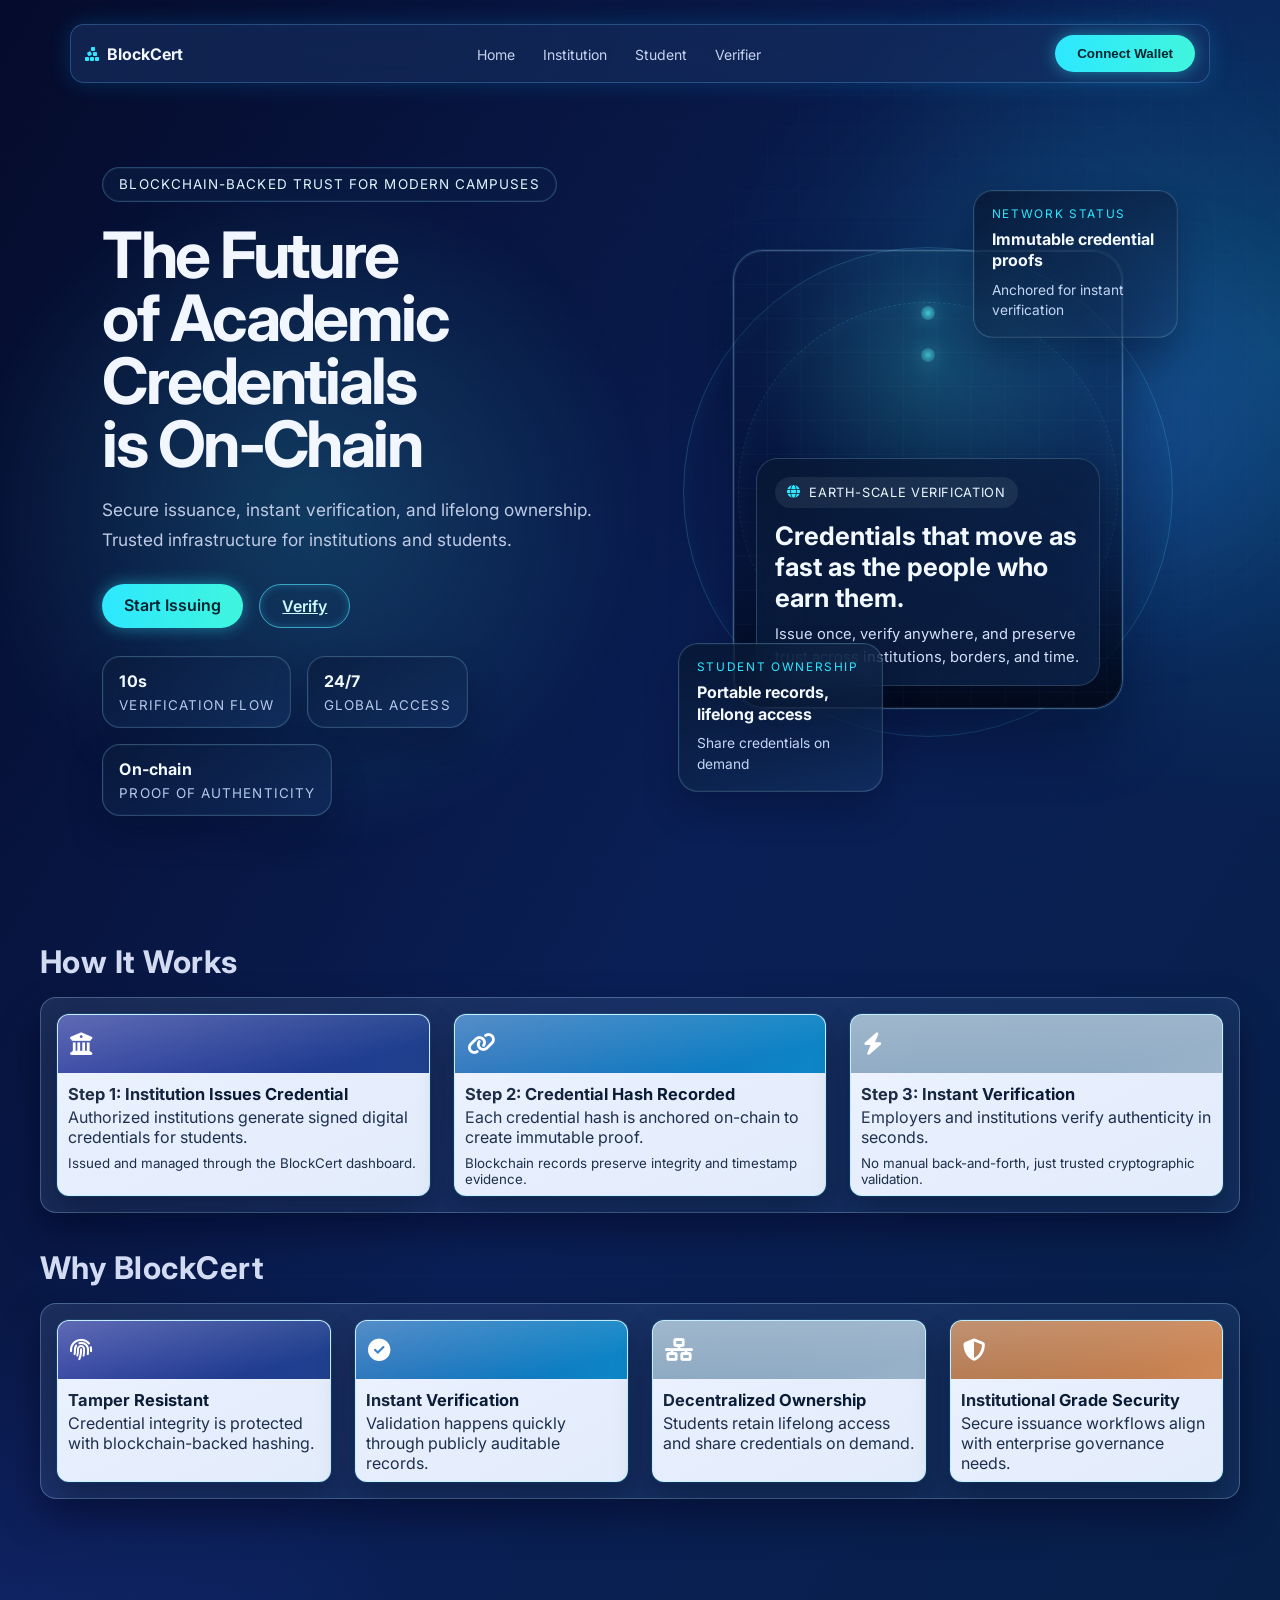
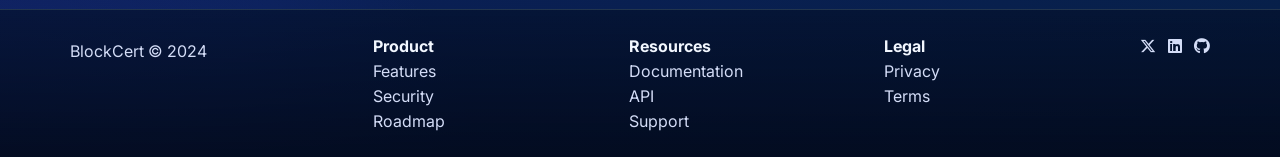
<file: index.html>
<!DOCTYPE html>
<html lang="en">
<head>
    <meta charset="UTF-8">
    <meta name="viewport" content="width=device-width, initial-scale=1.0">
    <title>BlockCert - Academic Credential Management</title>
    <link rel="preconnect" href="https://fonts.googleapis.com">
    <link rel="preconnect" href="https://fonts.gstatic.com" crossorigin>
    <link href="https://fonts.googleapis.com/css2?family=Inter:wght@300;400;500;600;700;800&display=swap" rel="stylesheet">
    <link rel="stylesheet" href="https://cdnjs.cloudflare.com/ajax/libs/font-awesome/6.5.2/css/all.min.css">
    <link rel="stylesheet" href="css/styles.css">
</head>
<body>
    <div class="bg-layer"></div>

    <nav class="navbar">
        <div class="container nav-shell">
            <a class="logo" href="index.html">
                <i class="fa-solid fa-cubes-stacked"></i>
                <span>BlockCert</span>
            </a>
            <ul class="nav-links">
                <li><a href="index.html">Home</a></li>
                <li><a href="/institution" data-route>Institution</a></li>
                <li><a href="/student/login" data-route>Student</a></li>
                <li><a href="/verifier" data-route>Verifier</a></li>
            </ul>
            <button id="connectWalletBtn" class="btn btn-solid" type="button">Connect Wallet</button>
        </div>
    </nav>

    <section id="landing-page" class="hero hero-section">
        <div class="hero-content hero-text">
            <p class="hero-kicker">Blockchain-backed trust for modern campuses</p>
            <h1>The Future of Academic Credentials is On-Chain</h1>
            <p>Secure issuance, instant verification, and lifelong ownership. Trusted infrastructure for institutions and students.</p>
            <div class="hero-actions hero-buttons">
                <a class="btn btn-solid" href="/institution" data-route>Start Issuing</a>
                <a class="btn btn-outline" href="/verifier" data-route>Verify</a>
            </div>
            <div class="hero-trust-row">
                <div class="hero-stat-pill">
                    <strong>10s</strong>
                    <span>verification flow</span>
                </div>
                <div class="hero-stat-pill">
                    <strong>24/7</strong>
                    <span>global access</span>
                </div>
                <div class="hero-stat-pill">
                    <strong>On-chain</strong>
                    <span>proof of authenticity</span>
                </div>
            </div>
        </div>
        <div class="hero-media">
            <div class="hero-orbit hero-orbit-one"></div>
            <div class="hero-orbit hero-orbit-two"></div>
            <div class="hero-video-shell">
                <video class="hero-video" autoplay muted loop playsinline preload="metadata">
                    <source src="assets/earth.mp4" type="video/mp4">
                </video>
                <div class="hero-video-tint"></div>
                <div class="hero-video-grid"></div>
                <div class="hero-video-caption">
                    <span class="hero-caption-pill">
                        <i class="fa-solid fa-globe"></i>
                        Earth-scale verification
                    </span>
                    <h3>Credentials that move as fast as the people who earn them.</h3>
                    <p>Issue once, verify anywhere, and preserve trust across institutions, borders, and time.</p>
                </div>
            </div>
            <div class="hero-floating-card hero-floating-card-top">
                <span class="hero-floating-label">Network status</span>
                <strong>Immutable credential proofs</strong>
                <small>Anchored for instant verification</small>
            </div>
            <div class="hero-floating-card hero-floating-card-bottom">
                <span class="hero-floating-label">Student ownership</span>
                <strong>Portable records, lifelong access</strong>
                <small>Share credentials on demand</small>
            </div>
        </div>
    </section>

    <section id="how-it-works" class="section-wrapper section-block refined-block">
        <h2 class="section-title">How It Works</h2>
        <div class="glass wallet-panel">
            <div class="wallet-grid card-container">
                <article class="card c1 refined-card">
                    <div class="card-cap"><i class="fa-solid fa-building-columns"></i></div>
                    <h4>Step 1: Institution Issues Credential</h4>
                    <p>Authorized institutions generate signed digital credentials for students.</p>
                    <small>Issued and managed through the BlockCert dashboard.</small>
                </article>
                <article class="card c2 refined-card">
                    <div class="card-cap"><i class="fa-solid fa-link"></i></div>
                    <h4>Step 2: Credential Hash Recorded</h4>
                    <p>Each credential hash is anchored on-chain to create immutable proof.</p>
                    <small>Blockchain records preserve integrity and timestamp evidence.</small>
                </article>
                <article class="card c3 refined-card">
                    <div class="card-cap"><i class="fa-solid fa-bolt"></i></div>
                    <h4>Step 3: Instant Verification</h4>
                    <p>Employers and institutions verify authenticity in seconds.</p>
                    <small>No manual back-and-forth, just trusted cryptographic validation.</small>
                </article>
            </div>
        </div>
    </section>

    <section id="why-blockcert" class="section-wrapper section-block refined-block">
        <h2 class="section-title">Why BlockCert</h2>
        <div class="glass wallet-panel">
            <div class="wallet-grid card-container">
                <article class="card c1 refined-card">
                    <div class="card-cap"><i class="fa-solid fa-fingerprint"></i></div>
                    <h4>Tamper Resistant</h4>
                    <p>Credential integrity is protected with blockchain-backed hashing.</p>
                </article>
                <article class="card c2 refined-card">
                    <div class="card-cap"><i class="fa-solid fa-circle-check"></i></div>
                    <h4>Instant Verification</h4>
                    <p>Validation happens quickly through publicly auditable records.</p>
                </article>
                <article class="card c3 refined-card">
                    <div class="card-cap"><i class="fa-solid fa-network-wired"></i></div>
                    <h4>Decentralized Ownership</h4>
                    <p>Students retain lifelong access and share credentials on demand.</p>
                </article>
                <article class="card c4 refined-card">
                    <div class="card-cap"><i class="fa-solid fa-shield-halved"></i></div>
                    <h4>Institutional Grade Security</h4>
                    <p>Secure issuance workflows align with enterprise governance needs.</p>
                </article>
            </div>
        </div>
    </section>

    <main class="container main-wrapper">
        <section id="student-wallet" class="section-block hidden"></section>

    </main>

    <footer id="footer">
        <div class="container footer-grid">
            <p>BlockCert &copy; 2024</p>
            <div>
                <h5>Product</h5>
                <a href="#">Features</a>
                <a href="#">Security</a>
                <a href="#">Roadmap</a>
            </div>
            <div>
                <h5>Resources</h5>
                <a href="#">Documentation</a>
                <a href="#">API</a>
                <a href="#">Support</a>
            </div>
            <div>
                <h5>Legal</h5>
                <a href="#">Privacy</a>
                <a href="#">Terms</a>
            </div>
            <div class="social">
                <a href="#"><i class="fa-brands fa-x-twitter"></i></a>
                <a href="#"><i class="fa-brands fa-linkedin"></i></a>
                <a href="#"><i class="fa-brands fa-github"></i></a>
            </div>
        </div>
    </footer>

    <script type="module" src="js/main.js"></script>
</body>
</html>
</file>
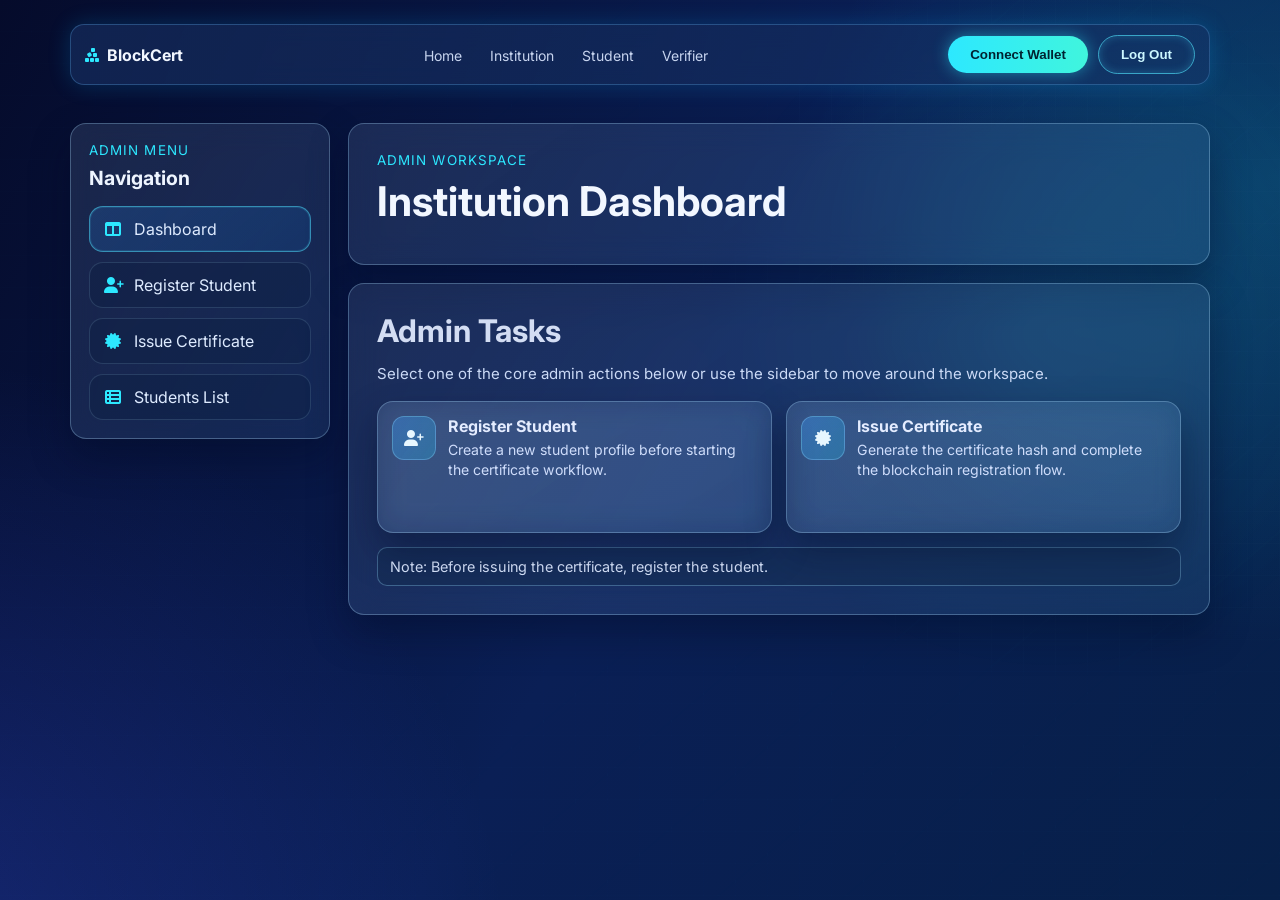
<file: institution-dashboard.html>
﻿<!DOCTYPE html>
<html lang="en">
<head>
    <meta charset="UTF-8">
    <meta name="viewport" content="width=device-width, initial-scale=1.0">
    <title>BlockCert - Institution Dashboard</title>
    <link rel="preconnect" href="https://fonts.googleapis.com">
    <link rel="preconnect" href="https://fonts.gstatic.com" crossorigin>
    <link href="https://fonts.googleapis.com/css2?family=Inter:wght@300;400;500;600;700;800&display=swap" rel="stylesheet">
    <link rel="stylesheet" href="https://cdnjs.cloudflare.com/ajax/libs/font-awesome/6.5.2/css/all.min.css">
    <link rel="stylesheet" href="css/styles.css">
</head>
<body data-page="institution-dashboard">
    <div class="bg-layer"></div>

    <nav class="navbar">
        <div class="container nav-shell">
            <a class="logo" href="index.html">
                <i class="fa-solid fa-cubes-stacked"></i>
                <span>BlockCert</span>
            </a>
            <ul class="nav-links">
                <li><a href="index.html">Home</a></li>
                <li><a href="/institution" data-route>Institution</a></li>
                <li><a href="/student/login" data-route>Student</a></li>
                <li><a href="/verifier" data-route>Verifier</a></li>
            </ul>
            <button id="connectWalletBtn" class="btn btn-solid" type="button">Connect Wallet</button>
        </div>
    </nav>

    <main id="institution-dashboard-root" class="container institution-dashboard-main">
        <div class="institution-admin-shell">
            <aside class="glass institution-sidebar reveal-section">
                <div class="institution-sidebar-head">
                    <p class="student-dashboard-kicker">Admin Menu</p>
                    <h2>Navigation</h2>
                </div>
                <nav class="institution-sidebar-nav" aria-label="Institution Sidebar">
                    <a class="institution-sidebar-link active" href="/institution/dashboard" data-route>
                        <i class="fa-solid fa-table-columns"></i>
                        <span>Dashboard</span>
                    </a>
                    <a class="institution-sidebar-link" href="/institution/students" data-route>
                        <i class="fa-solid fa-user-plus"></i>
                        <span>Register Student</span>
                    </a>
                    <a class="institution-sidebar-link" href="/institution/issue" data-route>
                        <i class="fa-solid fa-certificate"></i>
                        <span>Issue Certificate</span>
                    </a>
                    <a class="institution-sidebar-link" href="/institution/records" data-route>
                        <i class="fa-solid fa-table-list"></i>
                        <span>Students List</span>
                    </a>
                </nav>
            </aside>

            <section class="institution-admin-content">
                <section class="glass institution-admin-panel institution-admin-intro reveal-section">
                    <p class="student-dashboard-kicker">Admin Workspace</p>
                    <h1>Institution Dashboard</h1>
                </section>

                <section class="glass institution-admin-panel reveal-section">
                    <div class="institution-admin-head">
                        <div>
                            <h2 class="section-title">Admin Tasks</h2>
                            <p>Select one of the core admin actions below or use the sidebar to move around the workspace.</p>
                        </div>
                    </div>

                    <div class="institution-admin-actions">
                        <a class="glass dashboard-action-card institution-admin-action" href="/institution/students" data-route>
                            <div class="dashboard-action-icon"><i class="fa-solid fa-user-plus"></i></div>
                            <div>
                                <h3>Register Student</h3>
                                <p>Create a new student profile before starting the certificate workflow.</p>
                            </div>
                        </a>
                        <a class="glass dashboard-action-card institution-admin-action" href="/institution/issue" data-route>
                            <div class="dashboard-action-icon"><i class="fa-solid fa-certificate"></i></div>
                            <div>
                                <h3>Issue Certificate</h3>
                                <p>Generate the certificate hash and complete the blockchain registration flow.</p>
                            </div>
                        </a>
                    </div>

                    <p class="dashboard-action-note dashboard-reminder-note">Note: Before issuing the certificate, register the student.</p>
                </section>
            </section>
        </div>
    </main>

    <script type="module" src="js/pages/issuerPage.js"></script>
</body>
</html>
</file>
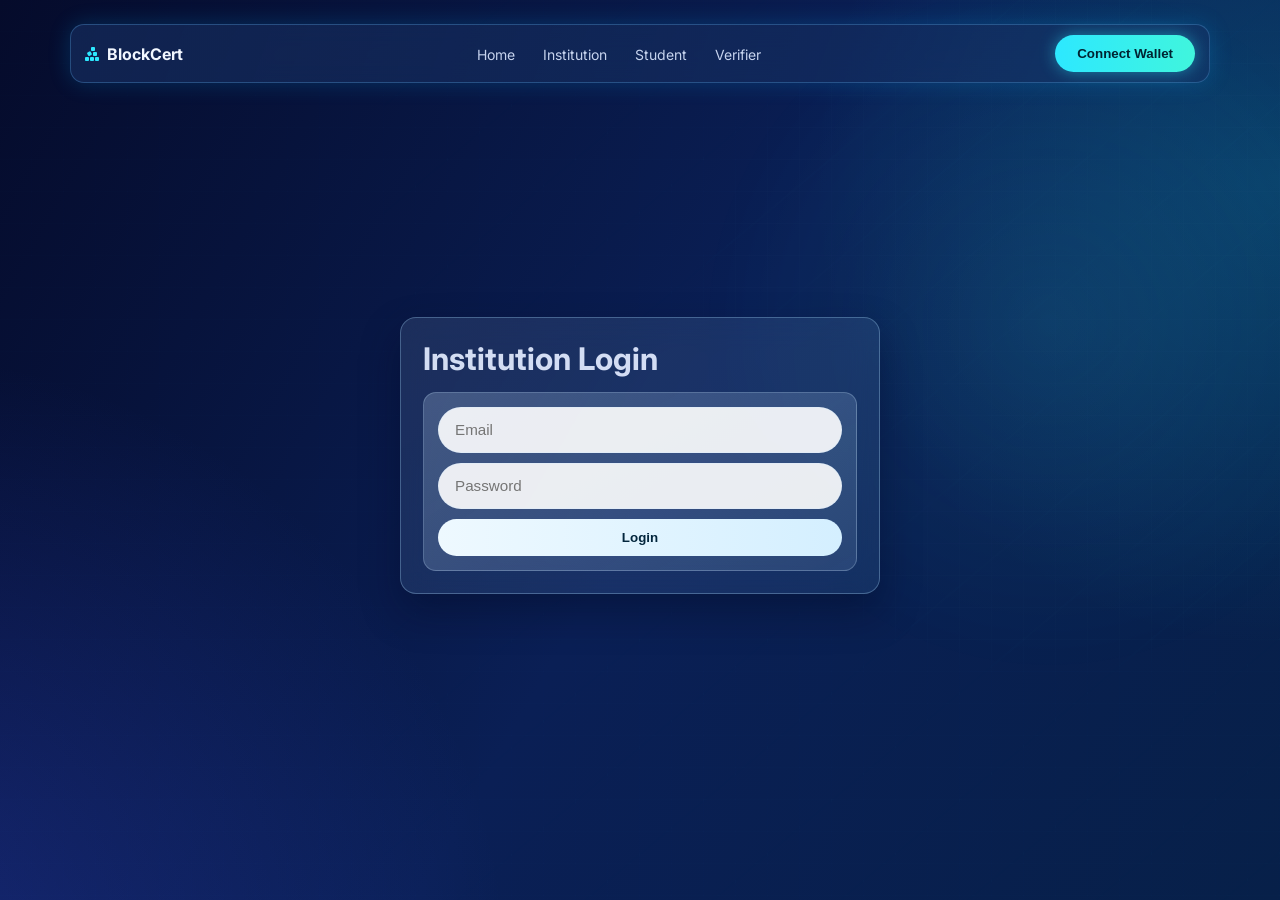
<file: institution-login.html>
﻿<!DOCTYPE html>
<html lang="en">
<head>
    <meta charset="UTF-8">
    <meta name="viewport" content="width=device-width, initial-scale=1.0">
    <title>BlockCert - Institution Login</title>
    <link rel="preconnect" href="https://fonts.googleapis.com">
    <link rel="preconnect" href="https://fonts.gstatic.com" crossorigin>
    <link href="https://fonts.googleapis.com/css2?family=Inter:wght@300;400;500;600;700;800&display=swap" rel="stylesheet">
    <link rel="stylesheet" href="https://cdnjs.cloudflare.com/ajax/libs/font-awesome/6.5.2/css/all.min.css">
    <link rel="stylesheet" href="css/styles.css">
</head>
<body data-page="institution-login">
    <div class="bg-layer"></div>

    <nav class="navbar">
        <div class="container nav-shell">
            <a class="logo" href="index.html">
                <i class="fa-solid fa-cubes-stacked"></i>
                <span>BlockCert</span>
            </a>
            <ul class="nav-links">
                <li><a href="index.html">Home</a></li>
                <li><a href="/institution" data-route>Institution</a></li>
                <li><a href="/student/login" data-route>Student</a></li>
                <li><a href="/verifier" data-route>Verifier</a></li>
            </ul>
            <button id="connectWalletBtn" class="btn btn-solid" type="button">Connect Wallet</button>
        </div>
    </nav>

    <main class="container auth-wrapper">
        <section class="glass auth-card">
            <h2 class="section-title">Institution Login</h2>
            <form id="institutionLoginForm" class="issue-form auth-form">
                <input id="institutionEmail" type="email" placeholder="Email" required>
                <input id="institutionPassword" type="password" placeholder="Password" required>
                <button type="submit" class="btn form-btn">Login</button>
                <p id="institutionLoginError" class="auth-error hidden">Invalid email or password.</p>
            </form>
        </section>
    </main>

    <script type="module" src="js/pages/issuerPage.js"></script>
</body>
</html>
</file>
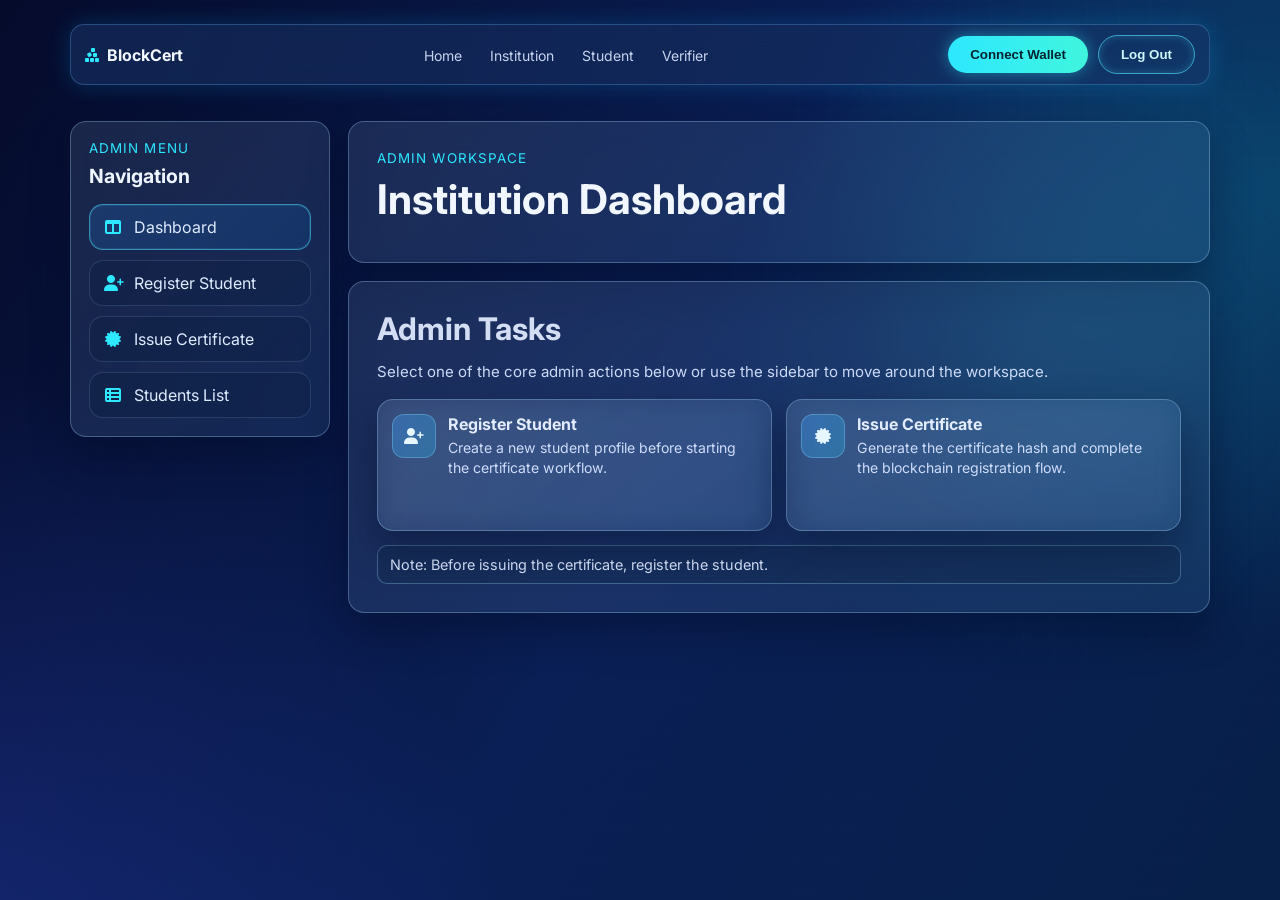
<file: institution.html>
<!DOCTYPE html>
<html lang="en">
<head>
    <meta charset="UTF-8">
    <meta name="viewport" content="width=device-width, initial-scale=1.0">
    <title>BlockCert - Institution</title>
    <link rel="preconnect" href="https://fonts.googleapis.com">
    <link rel="preconnect" href="https://fonts.gstatic.com" crossorigin>
    <link href="https://fonts.googleapis.com/css2?family=Inter:wght@300;400;500;600;700;800&display=swap" rel="stylesheet">
    <link rel="stylesheet" href="https://cdnjs.cloudflare.com/ajax/libs/font-awesome/6.5.2/css/all.min.css">
    <link rel="stylesheet" href="css/styles.css">
</head>
<body data-page="institution">
    <div class="bg-layer"></div>

    <nav class="navbar">
        <div class="container nav-shell">
            <a class="logo" href="index.html">
                <i class="fa-solid fa-cubes-stacked"></i>
                <span>BlockCert</span>
            </a>
            <ul class="nav-links">
                <li><a href="index.html">Home</a></li>
                <li><a href="/institution" data-route>Institution</a></li>
                <li><a href="/student/login" data-route>Student</a></li>
                <li><a href="/verifier" data-route>Verifier</a></li>
            </ul>
            <button id="connectWalletBtn" class="btn btn-solid" type="button">Connect Wallet</button>
        </div>
    </nav>

    <main id="institution-root" class="container institution-main">
        <div class="institution-admin-shell">
            <aside class="glass institution-sidebar reveal-section">
                <div class="institution-sidebar-head">
                    <p class="student-dashboard-kicker">Admin Menu</p>
                    <h2>Navigation</h2>
                </div>
                <nav class="institution-sidebar-nav" aria-label="Institution Sidebar">
                    <a class="institution-sidebar-link active" href="/institution/dashboard" data-route>
                        <i class="fa-solid fa-table-columns"></i>
                        <span>Dashboard</span>
                    </a>
                    <a class="institution-sidebar-link" href="/institution/students" data-route>
                        <i class="fa-solid fa-user-plus"></i>
                        <span>Register Student</span>
                    </a>
                    <a class="institution-sidebar-link" href="/institution/issue" data-route>
                        <i class="fa-solid fa-certificate"></i>
                        <span>Issue Certificate</span>
                    </a>
                    <a class="institution-sidebar-link" href="/institution/records" data-route>
                        <i class="fa-solid fa-table-list"></i>
                        <span>Students List</span>
                    </a>
                </nav>
            </aside>

            <section class="institution-admin-content">
                <section class="glass institution-admin-panel institution-admin-intro reveal-section">
                    <p class="student-dashboard-kicker">Admin Workspace</p>
                    <h1>Institution Dashboard</h1>
                </section>

                <section class="glass institution-admin-panel reveal-section">
                    <div class="institution-admin-head">
                        <div>
                            <h2 class="section-title">Admin Tasks</h2>
                            <p>Select one of the core admin actions below or use the sidebar to move around the workspace.</p>
                        </div>
                    </div>

                    <div class="institution-admin-actions">
                        <a class="glass dashboard-action-card institution-admin-action" href="/institution/students" data-route>
                            <div class="dashboard-action-icon"><i class="fa-solid fa-user-plus"></i></div>
                            <div>
                                <h3>Register Student</h3>
                                <p>Create a new student profile before starting the certificate workflow.</p>
                            </div>
                        </a>
                        <a class="glass dashboard-action-card institution-admin-action" href="/institution/issue" data-route>
                            <div class="dashboard-action-icon"><i class="fa-solid fa-certificate"></i></div>
                            <div>
                                <h3>Issue Certificate</h3>
                                <p>Generate the certificate hash and complete the blockchain registration flow.</p>
                            </div>
                        </a>
                    </div>

                    <p class="dashboard-action-note dashboard-reminder-note">Note: Before issuing the certificate, register the student.</p>
                </section>
            </section>
        </div>
    </main>

    <script type="module" src="js/pages/issuerPage.js"></script>
</body>
</html>
</file>
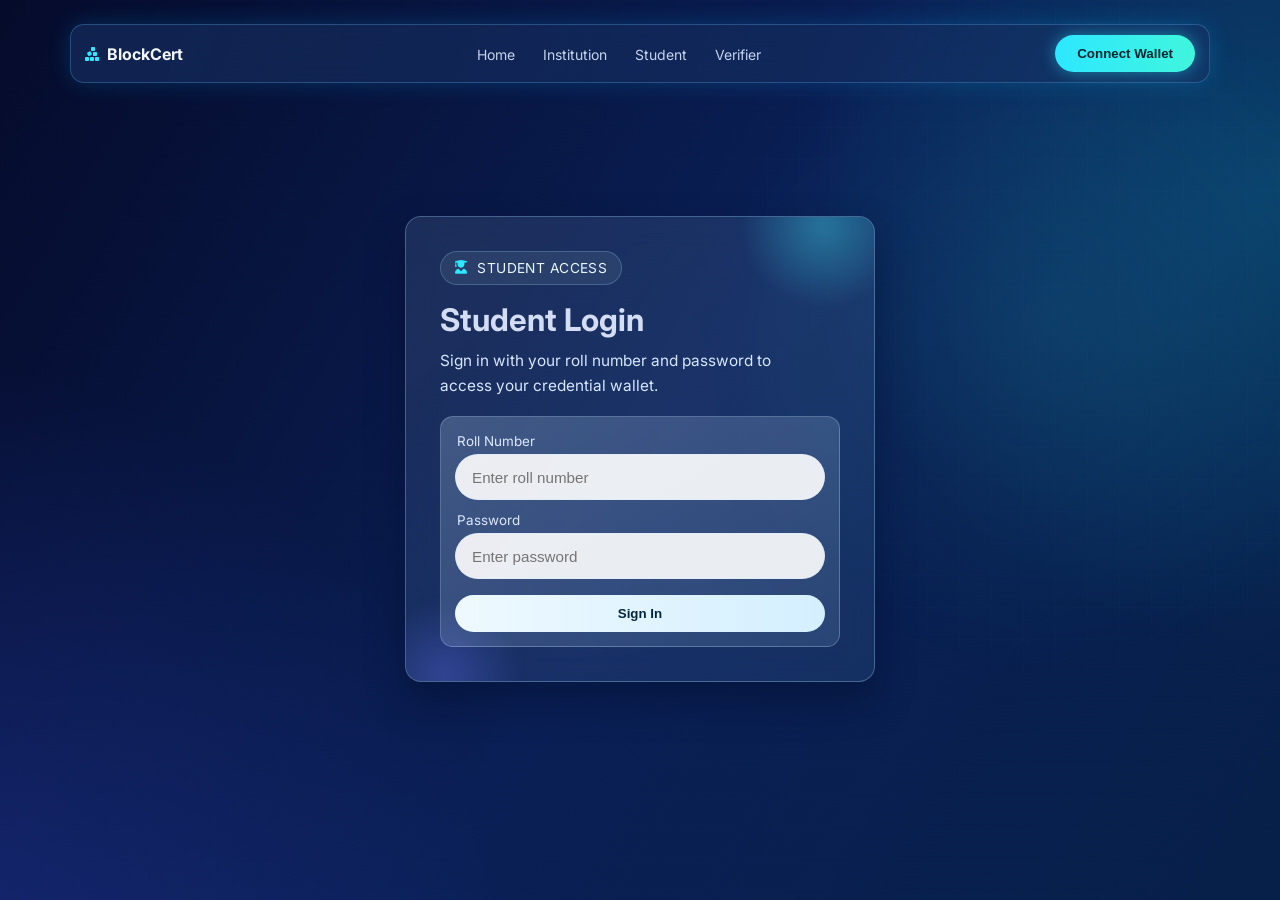
<file: student-login.html>
<!DOCTYPE html>
<html lang="en">
<head>
    <meta charset="UTF-8">
    <meta name="viewport" content="width=device-width, initial-scale=1.0">
    <title>BlockCert - Student Login</title>
    <link rel="preconnect" href="https://fonts.googleapis.com">
    <link rel="preconnect" href="https://fonts.gstatic.com" crossorigin>
    <link href="https://fonts.googleapis.com/css2?family=Inter:wght@300;400;500;600;700;800&display=swap" rel="stylesheet">
    <link rel="stylesheet" href="https://cdnjs.cloudflare.com/ajax/libs/font-awesome/6.5.2/css/all.min.css">
    <link rel="stylesheet" href="css/styles.css">
</head>
<body data-page="student-login">
    <div class="bg-layer"></div>

    <nav class="navbar">
        <div class="container nav-shell">
            <a class="logo" href="index.html">
                <i class="fa-solid fa-cubes-stacked"></i>
                <span>BlockCert</span>
            </a>
            <ul class="nav-links">
                <li><a href="index.html">Home</a></li>
                <li><a href="/institution" data-route>Institution</a></li>
                <li><a href="/student/login" data-route>Student</a></li>
                <li><a href="/verifier" data-route>Verifier</a></li>
            </ul>
            <button id="connectWalletBtn" class="btn btn-solid" type="button">Connect Wallet</button>
        </div>
    </nav>

    <main class="container student-login-main">
        <section class="glass student-login-card">
            <div class="student-login-badge">
                <i class="fa-solid fa-user-graduate"></i>
                <span>Student Access</span>
            </div>
            <h1 class="section-title">Student Login</h1>
            <p class="student-login-subtitle">Sign in with your roll number and password to access your credential wallet.</p>

            <form id="studentLoginForm" class="issue-form auth-form student-login-form" novalidate>
                <label for="studentRollNumber">Roll Number</label>
                <input id="studentRollNumber" name="rollNumber" type="text" placeholder="Enter roll number" required>
                <label for="studentPassword">Password</label>
                <input id="studentPassword" name="password" type="password" placeholder="Enter password" required>
                <button type="submit" class="btn form-btn">Sign In</button>
                <p id="studentLoginError" class="auth-error hidden">Enter both roll number and password to sign in.</p>
            </form>
        </section>
    </main>

    <script type="module" src="js/pages/studentPage.js"></script>
</body>
</html>
</file>
<file: css/styles.css>
:root {
  --bg-0: #050b2b;
  --bg-1: #0a1f55;
  --bg-2: #11274f;
  --line: rgba(132, 230, 255, 0.2);
  --text: #f2f7ff;
  --muted: #bfcae4;
  --cyan: #2de8ff;
  --cyan-2: #17bfd9;
  --glass: rgba(176, 212, 255, 0.12);
  --glass-strong: rgba(168, 203, 245, 0.22);
}

* {
  margin: 0;
  padding: 0;
  box-sizing: border-box;
}

body {
  font-family: 'Inter', sans-serif;
  color: var(--text);
  background:
    radial-gradient(80rem 80rem at -10% 110%, rgba(61, 89, 255, 0.28), transparent 50%),
    radial-gradient(65rem 65rem at 100% 20%, rgba(19, 239, 255, 0.16), transparent 45%),
    linear-gradient(120deg, var(--bg-0), var(--bg-1) 52%, #072049 100%);
  min-height: 100vh;
  overflow-x: hidden;
}

html {
  scroll-behavior: smooth;
}

.bg-layer {
  position: fixed;
  inset: 0;
  pointer-events: none;
  z-index: -2;
  background-image:
    linear-gradient(transparent 96%, rgba(123, 193, 255, 0.08) 100%),
    linear-gradient(90deg, transparent 96%, rgba(123, 193, 255, 0.06) 100%);
  background-size: 32px 32px, 32px 32px;
  opacity: 0.24;
}

.bg-layer::before,
.bg-layer::after {
  content: "";
  position: absolute;
  inset: 0;
}

.bg-layer::before {
  background: radial-gradient(circle at 82% 36%, rgba(65, 245, 255, 0.35), transparent 30%);
}

.bg-layer::after {
  background:
    repeating-linear-gradient(140deg, transparent 0 80px, rgba(47, 242, 255, 0.07) 80px 82px);
  opacity: 0.34;
  transform: translateX(30%);
}

.container {
  width: min(1140px, calc(100% - 44px));
  margin: 0 auto;
}

.navbar {
  padding: 24px 0 12px;
  position: sticky;
  top: 0;
  z-index: 15;
}

.nav-shell {
  display: flex;
  align-items: center;
  justify-content: space-between;
  gap: 14px;
  padding: 10px 14px;
  border: 1px solid rgba(103, 191, 255, 0.28);
  border-radius: 14px;
  background: linear-gradient(110deg, rgba(20, 42, 90, 0.76), rgba(23, 52, 104, 0.5));
  backdrop-filter: blur(12px);
  box-shadow: 0 0 22px rgba(12, 176, 255, 0.2);
}

.logo {
  display: inline-flex;
  align-items: center;
  gap: 8px;
  color: var(--text);
  text-decoration: none;
  font-weight: 700;
}

.logo i {
  color: var(--cyan);
}

.nav-links {
  list-style: none;
  display: flex;
  gap: 28px;
}

.nav-links a {
  text-decoration: none;
  color: #dbe7ff;
  font-size: 14px;
  opacity: 0.9;
}

.nav-links a:hover {
  color: var(--cyan);
}

.nav-actions {
  display: flex;
  align-items: center;
  gap: 10px;
  flex-wrap: wrap;
}

.nav-actions .btn {
  width: auto;
}

.nav-logout-btn {
  white-space: nowrap;
}

.btn {
  border: none;
  border-radius: 999px;
  font-weight: 600;
  padding: 11px 22px;
  cursor: pointer;
  transition: 0.25s ease;
}

.btn-solid {
  color: #002331;
  background: linear-gradient(90deg, var(--cyan), #40f5dd);
  box-shadow: 0 0 16px rgba(45, 232, 255, 0.45);
  text-decoration: none;
}

.btn-solid:hover {
  transform: translateY(-1px);
  box-shadow: 0 0 24px rgba(45, 232, 255, 0.65);
}

.btn-outline {
  color: #ccf7ff;
  background: transparent;
  border: 1.5px solid rgba(82, 231, 255, 0.64);
  box-shadow: inset 0 0 9px rgba(71, 219, 255, 0.25);
}

.hero {
  position: relative;
  overflow: hidden;
  min-height: calc(100vh - 88px);
  padding-top: 72px;
  padding-bottom: 72px;
  padding-left: 8%;
  padding-right: 8%;
}

.hero::before,
.hero::after {
  content: "";
  position: absolute;
  pointer-events: none;
}

.hero::before {
  inset: 10% 42% 8% -10%;
  background: radial-gradient(circle, rgba(67, 240, 255, 0.18), transparent 62%);
  filter: blur(18px);
}

.hero::after {
  width: min(42vw, 520px);
  aspect-ratio: 1;
  right: -10%;
  top: 10%;
  border-radius: 50%;
  background: radial-gradient(circle, rgba(53, 115, 255, 0.18), transparent 68%);
  filter: blur(8px);
}

.hero.hero-section {
  display: grid;
  grid-template-columns: minmax(0, 1.05fr) minmax(320px, 500px);
  align-items: center;
  align-content: start;
  gap: clamp(36px, 4vw, 56px);
}

.hero-text {
  position: relative;
  z-index: 1;
  max-width: 640px;
}

.hero-kicker {
  display: inline-flex;
  align-items: center;
  gap: 10px;
  margin: 0;
  max-width: none;
  padding: 10px 16px;
  border-radius: 999px;
  border: 1px solid rgba(119, 215, 255, 0.26);
  background: rgba(13, 34, 72, 0.46);
  box-shadow: inset 0 0 0 1px rgba(180, 229, 255, 0.06);
  color: #dff8ff;
  font-size: 0.84rem;
  line-height: 1;
  letter-spacing: 0.08em;
  text-transform: uppercase;
}

.hero-content h1 {
  margin-top: 22px;
  font-size: clamp(2.8rem, 5vw, 4.8rem);
  line-height: 0.98;
  max-width: 12ch;
  letter-spacing: -0.04em;
  text-wrap: balance;
}

.hero-content > p:not(.hero-kicker) {
  color: var(--muted);
  max-width: 58ch;
  margin: 20px 0 30px;
  font-size: 1.08rem;
  line-height: 1.7;
}

.hero-actions {
  display: flex;
  gap: 14px;
  margin-bottom: 28px;
}

.hero-buttons {
  display: flex;
  gap: 16px;
  flex-wrap: wrap;
}

.hero-trust-row {
  display: flex;
  flex-wrap: wrap;
  gap: 16px;
}

.hero-stat-pill {
  min-width: 154px;
  padding: 14px 16px;
  border-radius: 18px;
  border: 1px solid rgba(156, 226, 255, 0.24);
  background: linear-gradient(150deg, rgba(10, 27, 60, 0.74), rgba(24, 57, 111, 0.42));
  box-shadow:
    0 18px 34px rgba(0, 10, 38, 0.3),
    inset 0 0 0 1px rgba(206, 241, 255, 0.04);
  backdrop-filter: blur(12px);
}

.hero-stat-pill strong {
  display: block;
  color: #f2f9ff;
  font-size: 1rem;
  letter-spacing: 0.01em;
}

.hero-stat-pill span {
  display: block;
  margin-top: 6px;
  color: #b6c9ea;
  font-size: 0.84rem;
  text-transform: uppercase;
  letter-spacing: 0.08em;
}

.hero-media {
  position: relative;
  z-index: 1;
  min-height: 620px;
  padding: 48px 28px 72px;
  display: grid;
  place-items: center;
}

.hero-orbit {
  position: absolute;
  border-radius: 50%;
  border: 1px solid rgba(93, 208, 255, 0.22);
  box-shadow: inset 0 0 20px rgba(68, 232, 255, 0.06);
  animation: heroSpin 28s linear infinite;
}

.hero-orbit::before {
  content: "";
  position: absolute;
  width: 14px;
  height: 14px;
  top: 12%;
  left: 50%;
  transform: translateX(-50%);
  border-radius: 50%;
  background: radial-gradient(circle, rgba(91, 248, 255, 0.95), rgba(91, 248, 255, 0.12));
  box-shadow: 0 0 20px rgba(91, 248, 255, 0.6);
}

.hero-orbit-one {
  width: min(100%, 490px);
  aspect-ratio: 1;
}

.hero-orbit-two {
  width: min(78%, 380px);
  aspect-ratio: 1;
  border-style: dashed;
  animation-direction: reverse;
  animation-duration: 34s;
}

.hero-video-shell {
  position: relative;
  width: min(100%, 390px);
  aspect-ratio: 0.85;
  overflow: hidden;
  border-radius: 30px;
  border: 1px solid rgba(164, 226, 255, 0.3);
  box-shadow:
    0 32px 58px rgba(0, 10, 38, 0.4),
    0 0 0 1px rgba(125, 217, 255, 0.12);
}

.hero-video-shell::before {
  content: "";
  position: absolute;
  inset: 0;
  border-radius: inherit;
  border: 1px solid rgba(255, 255, 255, 0.08);
  pointer-events: none;
  z-index: 3;
}

.hero-video {
  width: 100%;
  height: 100%;
  object-fit: cover;
  object-position: center;
  transform: scale(1.18);
}

.hero-video-tint,
.hero-video-grid,
.hero-video-caption {
  position: absolute;
  z-index: 2;
}

.hero-video-tint {
  inset: 0;
  background:
    linear-gradient(180deg, rgba(3, 11, 27, 0.08), rgba(5, 15, 41, 0.6) 72%, rgba(2, 8, 20, 0.88)),
    radial-gradient(circle at 50% 28%, rgba(65, 240, 255, 0.24), transparent 44%);
}

.hero-video-grid {
  inset: 0;
  background-image:
    linear-gradient(transparent 95%, rgba(135, 209, 255, 0.18) 100%),
    linear-gradient(90deg, transparent 95%, rgba(135, 209, 255, 0.16) 100%);
  background-size: 34px 34px;
  opacity: 0.18;
  mix-blend-mode: screen;
}

.hero-video-caption {
  left: 22px;
  right: 22px;
  bottom: 22px;
  padding: 18px 18px 16px;
  border-radius: 22px;
  border: 1px solid rgba(174, 231, 255, 0.18);
  background: linear-gradient(150deg, rgba(8, 24, 53, 0.82), rgba(18, 49, 102, 0.52));
  box-shadow: 0 18px 30px rgba(0, 10, 38, 0.32);
  backdrop-filter: blur(18px);
}

.hero-caption-pill {
  display: inline-flex;
  align-items: center;
  gap: 9px;
  margin-bottom: 12px;
  padding: 8px 12px;
  border-radius: 999px;
  background: rgba(224, 246, 255, 0.08);
  color: #eaf9ff;
  font-size: 0.8rem;
  letter-spacing: 0.05em;
  text-transform: uppercase;
}

.hero-caption-pill i {
  color: var(--cyan);
}

.hero-video-caption h3 {
  font-size: clamp(1.24rem, 2vw, 1.6rem);
  line-height: 1.22;
  color: #f1f8ff;
}

.hero-video-caption p {
  margin: 10px 0 0;
  max-width: none;
  color: #d4e2fb;
  font-size: 0.92rem;
  line-height: 1.55;
}

.hero-floating-card {
  position: absolute;
  z-index: 2;
  width: min(205px, 38vw);
  padding: 16px 18px;
  border-radius: 20px;
  border: 1px solid rgba(156, 226, 255, 0.22);
  background: linear-gradient(150deg, rgba(7, 23, 51, 0.82), rgba(23, 59, 110, 0.46));
  box-shadow:
    0 18px 34px rgba(0, 10, 38, 0.32),
    inset 0 0 0 1px rgba(220, 246, 255, 0.04);
  backdrop-filter: blur(16px);
  animation: heroFloat 8s ease-in-out infinite;
}

.hero-floating-card-top {
  top: 8px;
  right: 0;
}

.hero-floating-card-bottom {
  left: 0;
  bottom: 10px;
  animation-delay: -4s;
}

.hero-floating-label {
  display: block;
  margin-bottom: 8px;
  color: var(--cyan);
  font-size: 0.74rem;
  letter-spacing: 0.14em;
  text-transform: uppercase;
}

.hero-floating-card strong {
  display: block;
  color: #f2f8ff;
  font-size: 1rem;
  line-height: 1.35;
}

.hero-floating-card small {
  display: block;
  margin-top: 8px;
  color: #c5d7f5;
  font-size: 0.86rem;
  line-height: 1.5;
}

.hero-stack {
  position: relative;
  min-height: 400px;
}

.layer {
  width: clamp(220px, 29vw, 320px);
  aspect-ratio: 1.45;
  border-radius: 20px;
  border: 1px solid rgba(161, 239, 255, 0.42);
  background: linear-gradient(145deg, rgba(201, 239, 255, 0.33), rgba(125, 173, 221, 0.08));
  box-shadow:
    inset 0 0 40px rgba(187, 243, 255, 0.28),
    0 20px 42px rgba(0, 0, 0, 0.3),
    0 0 28px rgba(60, 240, 255, 0.24);
  position: absolute;
  right: 16px;
  display: grid;
  place-items: center;
  color: rgba(237, 247, 255, 0.82);
  font-size: 3rem;
}

.layer-1 { top: 6px; }
.layer-2 { top: 104px; right: 28px; }
.layer-3 { top: 202px; right: 14px; }

.beam {
  position: absolute;
  width: 2px;
  background: linear-gradient(180deg, rgba(67, 240, 255, 0), rgba(67, 240, 255, 0.9), rgba(67, 240, 255, 0));
  box-shadow: 0 0 12px rgba(67, 240, 255, 0.8);
}

.b1 { height: 180px; right: 180px; top: 54px; }
.b2 { height: 145px; right: 128px; top: 72px; }
.b3 { height: 190px; right: 232px; top: 70px; }
.b4 { height: 140px; right: 88px; top: 95px; }

.main-wrapper {
  padding: 24px 0 48px;
}

.app-view {
  width: 100%;
}

.auth-wrapper {
  padding: 40px 0 80px;
  min-height: calc(100vh - 140px);
  display: grid;
  place-items: center;
}

.auth-card {
  width: min(480px, 100%);
  padding: 22px;
}

.auth-card .section-title {
  margin-bottom: 14px;
}

.student-login-main {
  min-height: calc(100vh - 150px);
  display: grid;
  place-items: center;
  padding: 42px 0 84px;
  position: relative;
}

.student-login-card {
  width: min(470px, 100%);
  padding: clamp(24px, 3vw, 34px);
  position: relative;
  overflow: hidden;
  background:
    radial-gradient(circle at top right, rgba(72, 245, 255, 0.26), transparent 34%),
    radial-gradient(circle at bottom left, rgba(89, 111, 255, 0.3), transparent 38%),
    linear-gradient(140deg, rgba(11, 28, 76, 0.92), rgba(20, 54, 111, 0.82));
  box-shadow:
    0 20px 42px rgba(0, 10, 38, 0.42),
    0 0 0 1px rgba(160, 220, 255, 0.12);
}

.student-login-card::before,
.student-login-card::after {
  content: "";
  position: absolute;
  border-radius: 50%;
  pointer-events: none;
  filter: blur(6px);
}

.student-login-card::before {
  width: 170px;
  height: 170px;
  top: -76px;
  right: -34px;
  background: radial-gradient(circle, rgba(62, 238, 255, 0.34), transparent 68%);
}

.student-login-card::after {
  width: 150px;
  height: 150px;
  bottom: -70px;
  left: -36px;
  background: radial-gradient(circle, rgba(104, 116, 255, 0.32), transparent 72%);
}

.student-login-badge,
.student-login-form,
.student-login-card .section-title,
.student-login-subtitle {
  position: relative;
  z-index: 1;
}

.student-login-badge {
  display: inline-flex;
  align-items: center;
  gap: 10px;
  margin-bottom: 16px;
  padding: 8px 14px;
  border-radius: 999px;
  background: rgba(219, 247, 255, 0.08);
  border: 1px solid rgba(166, 234, 255, 0.22);
  color: #e7f8ff;
  font-size: 0.86rem;
  letter-spacing: 0.03em;
  text-transform: uppercase;
}

.student-login-badge i {
  color: var(--cyan);
}

.student-login-card .section-title {
  margin-bottom: 10px;
}

.student-login-subtitle {
  color: #d7e7ff;
  font-size: 0.96rem;
  line-height: 1.6;
  margin-bottom: 18px;
  max-width: 36ch;
}

.student-login-form {
  padding: 16px;
  background: rgba(255, 255, 255, 0.06);
  border: 1px solid rgba(176, 222, 255, 0.18);
}

.student-login-form .form-btn {
  margin-top: 6px;
}

.auth-error {
  margin-top: 10px;
  font-size: 0.92rem;
  color: #ffd6dc;
}

.section-block {
  margin-top: 28px;
}

.section-title {
  color: #e2ebff;
  font-size: 1.95rem;
  margin-bottom: 12px;
  opacity: 0.93;
}

.glass {
  border-radius: 16px;
  border: 1px solid rgba(177, 224, 255, 0.3);
  background: linear-gradient(145deg, var(--glass), rgba(91, 143, 199, 0.15));
  box-shadow: 0 18px 38px rgba(0, 10, 38, 0.4);
  backdrop-filter: blur(15px);
}

.panel-grid {
  display: grid;
  grid-template-columns: 218px 1fr;
  overflow: hidden;
}

.panel-nav {
  border-right: 1px solid rgba(179, 228, 255, 0.24);
  background: linear-gradient(180deg, rgba(100, 137, 191, 0.2), rgba(44, 76, 124, 0.12));
  padding: 24px 14px;
  display: grid;
  align-content: start;
  gap: 8px;
}

.panel-nav a {
  text-decoration: none;
  color: #d4e5ff;
  border-radius: 9px;
  padding: 10px 12px;
  font-size: 0.95rem;
  display: flex;
  align-items: center;
  gap: 10px;
}

.panel-nav a.active,
.panel-nav a:hover {
  background: rgba(210, 235, 255, 0.2);
}

.panel-content {
  padding: 22px;
}

.panel-content h3,
.wallet-head h3,
.verify-panel h3 {
  font-size: clamp(1.6rem, 2.6vw, 2.3rem);
  margin-bottom: 16px;
}

.issue-form {
  border-radius: 13px;
  background: linear-gradient(150deg, rgba(186, 214, 244, 0.25), rgba(117, 151, 193, 0.2));
  border: 1px solid rgba(204, 230, 255, 0.25);
  padding: 14px;
}

.issue-form select,
.issue-form input,
.issue-form textarea,
.verify-input input {
  width: 100%;
  height: 46px;
  border: 1px solid rgba(204, 230, 255, 0.3);
  border-radius: 999px;
  background: rgba(255, 255, 255, 0.9);
  color: #243151;
  padding: 0 16px;
  margin-bottom: 10px;
  font-size: 0.95rem;
}

.issue-form textarea {
  border-radius: 12px;
  height: 90px;
  padding-top: 12px;
  resize: none;
}

.issue-form label {
  display: block;
  font-size: 0.84rem;
  color: #dce9ff;
  margin: 2px 2px 5px;
}

.issue-form input[type="file"] {
  height: auto;
  border-radius: 12px;
  padding: 10px 12px;
  background: rgba(8, 25, 58, 0.58);
  color: #deebff;
}

.issue-form input[type="file"]::file-selector-button {
  border: 0;
  border-radius: 999px;
  padding: 8px 12px;
  margin-right: 10px;
  background: linear-gradient(90deg, var(--cyan), #4bf7e2);
  color: #033245;
  font-weight: 600;
  cursor: pointer;
}

.issue-form .row {
  display: grid;
  grid-template-columns: 1fr 1fr;
  gap: 10px;
}

.form-btn {
  width: 100%;
  color: #03263d;
  background: linear-gradient(90deg, #eef9ff, #d4efff);
  border-radius: 999px;
}

.record-log {
  margin-top: 10px;
  font-size: 0.92rem;
  color: #dce8ff;
}

.wallet-panel {
  padding: 16px;
}

.wallet-head {
  display: flex;
  justify-content: space-between;
  align-items: center;
  gap: 10px;
  padding: 2px 8px 16px;
}

.wallet-head p {
  color: #dce8ff;
  font-size: 0.92rem;
}

.copy-icon {
  cursor: pointer;
}

.wallet-grid {
  display: grid;
  grid-template-columns: repeat(4, minmax(140px, 1fr));
  gap: 12px;
}

.section-wrapper {
  max-width: 1200px;
  width: min(1200px, calc(100% - 44px));
  margin: 36px auto 0;
}

.card-container,
.wallet-grid.card-container {
  display: grid;
  grid-template-columns: repeat(auto-fit, minmax(260px, 1fr));
  gap: 24px;
  width: 100%;
}

.card {
  width: 100%;
}

.student-dashboard-main {
  padding: 30px 0 70px;
}

.student-dashboard-shell {
  padding: clamp(18px, 2.4vw, 28px);
  display: grid;
  gap: 18px;
}

.student-dashboard-header {
  display: flex;
  justify-content: space-between;
  align-items: flex-start;
  gap: 16px;
}

.student-dashboard-kicker {
  color: var(--cyan);
  font-size: 0.84rem;
  letter-spacing: 0.08em;
  text-transform: uppercase;
  margin-bottom: 8px;
}

.student-dashboard-meta {
  display: flex;
  flex-wrap: wrap;
  gap: 10px;
}

.student-dashboard-meta span {
  padding: 7px 12px;
  border-radius: 999px;
  background: rgba(217, 243, 255, 0.08);
  border: 1px solid rgba(177, 224, 255, 0.2);
  color: #d9e7ff;
  font-size: 0.9rem;
}

.student-certificates-section {
  display: grid;
  gap: 14px;
}

.student-certificates-head {
  display: flex;
  justify-content: space-between;
  align-items: flex-end;
  gap: 12px;
}

.student-certificates-head h3 {
  font-size: 1.2rem;
  color: #eef5ff;
}

.student-certificates-head p {
  color: #bfd0ef;
  font-size: 0.92rem;
}

.student-certificates-list {
  display: grid;
  grid-template-columns: repeat(auto-fit, minmax(280px, 1fr));
  gap: 14px;
}

.student-certificate-card {
  padding: 16px;
  display: grid;
  gap: 14px;
  transition: transform 250ms ease, box-shadow 250ms ease, border-color 250ms ease;
}

.student-certificate-card:hover {
  transform: translateY(-3px);
  border-color: rgba(82, 231, 255, 0.38);
  box-shadow: 0 16px 34px rgba(0, 10, 38, 0.4);
}

.student-certificate-top {
  display: flex;
  justify-content: space-between;
  align-items: flex-start;
  gap: 12px;
}

.student-certificate-top h3 {
  font-size: 1.08rem;
  color: #eff6ff;
  margin-bottom: 4px;
}

.student-certificate-meta {
  color: #a9bcdf;
  font-size: 0.84rem;
}

.student-status-badge {
  padding: 6px 12px;
  border-radius: 999px;
  color: #d0ffec;
  background: rgba(24, 120, 95, 0.4);
  border: 1px solid rgba(112, 245, 207, 0.42);
  font-size: 0.78rem;
  font-weight: 700;
  letter-spacing: 0.03em;
  text-transform: uppercase;
}

.student-certificate-fields {
  display: grid;
  gap: 10px;
}

.student-certificate-fields p {
  margin: 0;
  display: grid;
  gap: 4px;
}

.student-certificate-fields span {
  color: #a9bcdf;
  font-size: 0.78rem;
  letter-spacing: 0.02em;
  text-transform: uppercase;
}

.student-certificate-fields strong {
  color: #e8f1ff;
  font-size: 0.95rem;
}

.student-certificate-hash code {
  display: block;
  margin-top: 4px;
  padding: 10px 12px;
  border-radius: 12px;
  border: 1px solid rgba(177, 224, 255, 0.18);
  background: rgba(17, 37, 73, 0.62);
  color: #e8f4ff;
  font-size: 0.86rem;
  line-height: 1.45;
  word-break: break-all;
}

.student-certificate-actions {
  display: grid;
  grid-template-columns: repeat(3, minmax(0, 1fr));
  gap: 10px;
}

.student-certificate-actions .btn {
  width: 100%;
}

.student-certificate-note {
  color: #bfd0ef;
  font-size: 0.85rem;
  line-height: 1.5;
}

.student-dashboard-empty {
  border-radius: 14px;
  border: 1px dashed rgba(177, 224, 255, 0.35);
  background: rgba(14, 32, 63, 0.3);
  padding: 18px;
  color: #dce8ff;
}

.card {
  background: #f4f8ff;
  color: #0e1e39;
  border-radius: 12px;
  overflow: hidden;
  box-shadow: 0 8px 24px rgba(5, 25, 52, 0.32);
}

.card-cap {
  height: 58px;
  color: white;
  display: flex;
  align-items: center;
  padding-left: 12px;
  font-size: 1.4rem;
}

.c1 .card-cap { background: linear-gradient(120deg, #1f2f98, #20418d); }
.c2 .card-cap { background: linear-gradient(120deg, #1160b3, #0d87c7); }
.c3 .card-cap { background: linear-gradient(120deg, #7a9bb8, #9ab3ca); }
.c4 .card-cap { background: linear-gradient(120deg, #a76639, #cf8958); }

.card h4 {
  font-size: 1.03rem;
  line-height: 1.2;
  padding: 12px 10px 2px;
}

.card p,
.card small {
  display: block;
  padding: 0 10px 8px;
}

.card small {
  color: #324057;
}

.card-actions {
  border-top: 1px solid #d8e2ef;
  display: grid;
  grid-template-columns: 1fr 1fr;
}

.card-actions button {
  border: none;
  background: transparent;
  padding: 9px 8px;
  font-size: 0.82rem;
  cursor: pointer;
}

.card-actions button:first-child {
  border-right: 1px solid #d8e2ef;
}

.card-actions.single {
  grid-template-columns: 1fr;
}

.card-actions.single button:first-child {
  border-right: 0;
}

.card-actions.single button {
  font-weight: 600;
  color: #0f3657;
}

.student-credential-card {
  display: flex;
  flex-direction: column;
  min-height: 284px;
}

.student-credential-card .card-meta {
  font-size: 0.84rem;
  color: #23385a;
  padding: 0 10px 8px;
}

.status-badge {
  display: inline-flex;
  align-items: center;
  padding: 2px 10px;
  border-radius: 999px;
  border: 1px solid transparent;
  font-size: 0.76rem;
  font-weight: 700;
  letter-spacing: 0.01em;
}

.status-badge.verified {
  color: #0b6c52;
  background: rgba(82, 214, 163, 0.22);
  border-color: rgba(20, 154, 114, 0.35);
}

.status-badge.not-found {
  color: #2d5f88;
  background: rgba(146, 187, 223, 0.24);
  border-color: rgba(79, 131, 177, 0.3);
}

.status-badge.tampered {
  color: #a8334c;
  background: rgba(255, 169, 182, 0.24);
  border-color: rgba(214, 95, 120, 0.36);
}

.status-badge.invalid {
  color: #a8334c;
  background: rgba(255, 169, 182, 0.24);
  border-color: rgba(214, 95, 120, 0.36);
}

.refined-block .section-title {
  font-weight: 700;
  letter-spacing: 0.015em;
  margin-bottom: 16px;
}

.refined-card {
  position: relative;
  border: 1px solid rgba(45, 232, 255, 0.18);
  background: linear-gradient(155deg, #eaf1ff, #e3ecfb);
  color: #0a1a36;
  box-shadow:
    0 12px 28px rgba(2, 14, 40, 0.28),
    0 22px 40px rgba(2, 14, 40, 0.2),
    0 0 0 1px rgba(45, 232, 255, 0.12);
  transition:
    transform 300ms ease,
    box-shadow 300ms ease,
    filter 300ms ease,
    border-color 300ms ease;
}

.refined-card::before {
  content: "";
  position: absolute;
  inset: 0;
  pointer-events: none;
  background: linear-gradient(165deg, rgba(255, 255, 255, 0.42), rgba(255, 255, 255, 0) 45%);
  opacity: 0.68;
}

.refined-card:hover {
  transform: translateY(-4px);
  filter: brightness(1.03);
  border-color: rgba(45, 232, 255, 0.38);
  box-shadow:
    0 18px 34px rgba(2, 14, 40, 0.34),
    0 28px 52px rgba(2, 14, 40, 0.24),
    0 0 16px rgba(45, 232, 255, 0.22);
}

.refined-card h4 {
  color: #091a34;
}

.refined-card p,
.refined-card small {
  color: #1d2f4d;
}

.verify-panel {
  padding: 28px;
  text-align: center;
}

.verifier-form {
  width: min(620px, 100%);
  margin: 0 auto;
  text-align: left;
  border-radius: 13px;
  background: linear-gradient(150deg, rgba(186, 214, 244, 0.25), rgba(117, 151, 193, 0.2));
  border: 1px solid rgba(204, 230, 255, 0.25);
  padding: 14px;
}

.verify-divider {
  display: flex;
  align-items: center;
  gap: 10px;
  color: #d7e6ff;
  font-size: 0.8rem;
  letter-spacing: 0.16em;
  margin: 2px 0 10px;
}

.verify-divider::before,
.verify-divider::after {
  content: "";
  height: 1px;
  flex: 1;
  background: rgba(186, 225, 255, 0.34);
}

.verifier-form .verify-btn {
  width: 100%;
}

.verify-input {
  width: min(580px, 100%);
  margin: 0 auto;
  position: relative;
}

.verify-input i {
  position: absolute;
  top: 15px;
  left: 14px;
  color: #5c6c86;
}

.verify-input input {
  padding-left: 38px;
}

.verify-btn {
  width: min(580px, 100%);
  color: #003447;
  background: linear-gradient(90deg, var(--cyan), #4bf7e2);
  margin-top: 4px;
}

.verify-result {
  margin: 16px auto 0;
  width: min(580px, 100%);
  border-radius: 14px;
  border: 2px solid rgba(121, 245, 255, 0.85);
  box-shadow: 0 0 20px rgba(64, 233, 255, 0.35);
  background: rgba(214, 255, 252, 0.92);
  color: #123242;
  display: grid;
  grid-template-columns: 68px 1fr;
  gap: 12px;
  text-align: left;
  padding: 16px;
}

.verify-result h4 {
  margin-bottom: 6px;
  font-size: 1.18rem;
}

.verify-result.verified {
  border-color: rgba(100, 247, 193, 0.85);
  background: rgba(211, 255, 236, 0.94);
  color: #114336;
}

.verify-result.not-found {
  border-color: rgba(154, 207, 255, 0.78);
  background: rgba(218, 239, 255, 0.95);
  color: #1d4265;
}

.verify-result.tampered {
  border-color: rgba(255, 143, 169, 0.82);
  background: rgba(255, 221, 228, 0.96);
  color: #5d1f31;
}

.verify-result.not-found .tick {
  border-color: #6da2d3;
  color: #3d7cb2;
}

.verify-result.tampered .tick {
  border-color: #ea7b92;
  color: #cb4968;
}

.verification-page-main {
  padding: 30px 0 70px;
}

.verification-shell {
  padding: clamp(20px, 2.6vw, 32px);
  display: grid;
  gap: 22px;
}

.verification-header {
  display: flex;
  justify-content: space-between;
  align-items: flex-start;
  gap: 16px;
}

.verification-subtitle {
  max-width: 720px;
  color: #c8d8f7;
  line-height: 1.6;
}

.verification-layout {
  display: grid;
  grid-template-columns: minmax(0, 1.05fr) minmax(320px, 0.95fr);
  gap: 18px;
  align-items: start;
}

.verification-form-panel,
.verification-result-panel {
  display: grid;
  gap: 16px;
}

.verification-form-panel h2,
.verification-result-head h2,
.verification-empty-state h3 {
  color: #eef5ff;
}

.verification-form {
  display: grid;
  gap: 16px;
}

.verification-method-grid {
  display: grid;
  grid-template-columns: repeat(2, minmax(0, 1fr));
  gap: 14px;
}

.verification-method-card {
  display: grid;
  gap: 10px;
  padding: 18px;
  border-radius: 18px;
  border: 1px solid rgba(157, 215, 255, 0.2);
  background: linear-gradient(165deg, rgba(12, 31, 70, 0.58), rgba(9, 21, 47, 0.8));
  color: #dce8ff;
}

.verification-method-icon {
  width: 44px;
  height: 44px;
  border-radius: 14px;
  display: grid;
  place-items: center;
  background: linear-gradient(145deg, rgba(80, 224, 255, 0.24), rgba(74, 115, 255, 0.18));
  color: #82f7ff;
  font-size: 1.05rem;
}

.verification-method-title {
  font-size: 1rem;
  font-weight: 700;
  color: #f3f8ff;
}

.verification-method-copy {
  color: #b8caea;
  line-height: 1.5;
}

.verification-method-card input {
  width: 100%;
  color: #dce8ff;
}

.verification-method-card input::file-selector-button {
  border: 0;
  border-radius: 999px;
  padding: 10px 14px;
  margin-right: 12px;
  background: linear-gradient(90deg, #2ce6ff, #68f2c8);
  color: #06263b;
  font-weight: 700;
  cursor: pointer;
}

.verification-divider {
  display: flex;
  align-items: center;
  gap: 12px;
  color: #d7e6ff;
  font-size: 0.78rem;
  letter-spacing: 0.18em;
  text-transform: uppercase;
}

.verification-divider::before,
.verification-divider::after {
  content: "";
  flex: 1;
  height: 1px;
  background: rgba(186, 225, 255, 0.28);
}

.verification-field-label {
  color: #edf4ff;
  font-weight: 600;
}

.verification-manual-input {
  width: 100%;
}

.verification-manual-input input {
  width: 100%;
}

.verification-helper {
  color: #aec4e4;
  font-size: 0.9rem;
  line-height: 1.6;
}

.verification-form .verify-btn {
  width: 100%;
  margin-top: 0;
}

.verification-status-panel {
  display: grid;
  grid-template-columns: 56px 1fr;
  gap: 14px;
  align-items: center;
  padding: 16px 18px;
  border-radius: 18px;
  border: 1px solid transparent;
}

.verification-status-panel.valid {
  background: rgba(211, 255, 236, 0.1);
  border-color: rgba(100, 247, 193, 0.34);
}

.verification-status-panel.invalid {
  background: rgba(255, 221, 228, 0.12);
  border-color: rgba(255, 143, 169, 0.34);
}

.verification-status-icon {
  width: 56px;
  height: 56px;
  border-radius: 18px;
  display: grid;
  place-items: center;
  font-size: 1.45rem;
}

.verification-status-panel.valid .verification-status-icon {
  background: rgba(64, 215, 167, 0.18);
  color: #7affd8;
}

.verification-status-panel.invalid .verification-status-icon {
  background: rgba(234, 123, 146, 0.16);
  color: #ff9bb1;
}

.verification-status-panel strong {
  color: #eef5ff;
  display: block;
  margin-bottom: 4px;
}

.verification-status-panel p {
  color: #c8d8f7;
  line-height: 1.5;
}

.verification-result-card {
  padding: 18px;
  display: grid;
  gap: 16px;
  border: 1px solid rgba(145, 201, 255, 0.18);
}

.verification-result-card.valid {
  border-color: rgba(100, 247, 193, 0.34);
}

.verification-result-card.invalid {
  border-color: rgba(255, 143, 169, 0.3);
}

.verification-result-head {
  display: flex;
  justify-content: space-between;
  align-items: center;
  gap: 12px;
}

.verification-result-grid {
  display: grid;
  gap: 12px;
}

.verification-result-grid p {
  margin: 0;
  display: grid;
  gap: 5px;
  padding: 12px 14px;
  border-radius: 14px;
  background: rgba(217, 243, 255, 0.06);
  border: 1px solid rgba(177, 224, 255, 0.14);
}

.verification-result-grid span {
  color: #b8caea;
  font-size: 0.84rem;
}

.verification-result-grid strong {
  color: #f4f8ff;
  font-size: 1rem;
}

.verification-empty-state {
  padding: 28px 22px;
  border-radius: 18px;
  border: 1px dashed rgba(174, 208, 243, 0.26);
  background: linear-gradient(160deg, rgba(13, 28, 62, 0.56), rgba(8, 17, 39, 0.78));
}

.verification-empty-state p {
  color: #bfd0ef;
  line-height: 1.6;
}

.hidden {
  display: none;
}

.tick {
  width: 56px;
  height: 56px;
  border-radius: 50%;
  border: 4px solid #35d8d8;
  display: grid;
  place-items: center;
  color: #14a7ae;
  font-size: 1.6rem;
}

footer {
  margin-top: 38px;
  border-top: 1px solid rgba(162, 214, 255, 0.2);
  background: linear-gradient(180deg, rgba(4, 17, 44, 0.7), rgba(3, 11, 30, 0.95));
}

.footer-grid {
  display: grid;
  grid-template-columns: 1.2fr repeat(3, 1fr) auto;
  gap: 20px;
  padding: 26px 0;
  align-items: start;
}

.footer-grid p,
.footer-grid a {
  color: #d4ddf7;
  text-decoration: none;
  display: block;
  margin-top: 5px;
}

.footer-grid h5 {
  font-size: 1rem;
}

.social {
  display: flex;
  gap: 12px;
  align-items: center;
}

.social a {
  margin-top: 0;
}

@keyframes heroFloat {
  0%,
  100% {
    transform: translateY(0);
  }

  50% {
    transform: translateY(-12px);
  }
}

@keyframes heroSpin {
  from {
    transform: rotate(0deg);
  }

  to {
    transform: rotate(360deg);
  }
}

@media (max-width: 1080px) {
  .wallet-grid {
    grid-template-columns: repeat(2, minmax(150px, 1fr));
  }
}

@media (max-width: 860px) {
  .nav-links {
    display: none;
  }

  .hero-container {
    flex-direction: column;
    align-items: flex-start;
  }

  .hero-image {
    width: 100%;
    justify-content: center;
  }

  .verification-header,
  .student-dashboard-header,
  .student-certificates-head {
    flex-direction: column;
    align-items: stretch;
  }

  .verification-layout {
    grid-template-columns: 1fr;
  }

  .hero.hero-section {
    grid-template-columns: 1fr;
    min-height: auto;
  }

  .hero {
    padding-top: 64px;
    padding-bottom: 60px;
  }

  .hero-content h1 {
    max-width: 13ch;
  }

  .hero-media {
    width: min(100%, 520px);
    min-height: 580px;
    padding: 42px 24px 64px;
    margin: 0 auto;
  }

  .hero-floating-card-top {
    top: 4px;
    right: 0;
  }

  .hero-floating-card-bottom {
    left: 0;
    bottom: 10px;
  }

  .section-title {
    font-size: 1.35rem;
  }

  .panel-grid {
    grid-template-columns: 1fr;
  }

  .panel-nav {
    border-right: 0;
    border-bottom: 1px solid rgba(179, 228, 255, 0.24);
    grid-template-columns: repeat(2, minmax(140px, 1fr));
  }

  .footer-grid {
    grid-template-columns: 1fr 1fr;
  }
}

@media (max-width: 620px) {
  .container {
    width: calc(100% - 24px);
  }

  .student-login-main {
    padding: 26px 0 56px;
  }

  .student-dashboard-meta {
    flex-direction: column;
    align-items: stretch;
  }

  .student-certificate-actions {
    grid-template-columns: 1fr;
  }

  .btn {
    width: 100%;
    text-align: center;
  }

  .hero-actions {
    flex-direction: column;
    margin-bottom: 22px;
  }

  .hero {
    min-height: auto;
    padding-top: 56px;
    padding-bottom: 52px;
    padding-left: 24px;
    padding-right: 24px;
  }

  .hero-content h1 {
    font-size: clamp(2.3rem, 11vw, 3.3rem);
  }

  .hero-kicker {
    font-size: 0.76rem;
    letter-spacing: 0.06em;
  }

  .hero-trust-row {
    display: grid;
    grid-template-columns: 1fr;
  }

  .hero-media {
    min-height: 500px;
    padding: 48px 0 62px;
  }

  .hero-video-shell {
    width: min(100%, 360px);
  }

  .hero-orbit-two {
    display: none;
  }

  .hero-video-caption {
    left: 16px;
    right: 16px;
    bottom: 16px;
    padding: 16px 16px 14px;
  }

  .hero-video-caption h3 {
    font-size: 1.12rem;
  }

  .hero-floating-card {
    width: min(180px, 46vw);
    padding: 14px 14px 13px;
  }

  .hero-floating-card-top {
    top: 0;
    right: 0;
  }

  .hero-floating-card-bottom {
    left: 0;
    bottom: 6px;
  }

  .wallet-grid {
    grid-template-columns: 1fr;
  }

  .wallet-head {
    flex-direction: column;
    align-items: flex-start;
  }

  .issue-form .row {
    grid-template-columns: 1fr;
  }

  .verification-method-grid {
    grid-template-columns: 1fr;
  }

  .verification-status-panel {
    grid-template-columns: 1fr;
  }

  .verification-result-head {
    flex-direction: column;
    align-items: flex-start;
  }

  .verify-panel {
    padding: 18px 14px;
  }

  .footer-grid {
    grid-template-columns: 1fr;
  }
}

@media (prefers-reduced-motion: reduce) {
  .hero-orbit,
  .hero-floating-card {
    animation: none;
  }
}

.institution-main {
  padding: 24px 0 64px;
}

.institution-hero {
  margin-top: 24px;
  padding: clamp(24px, 4vw, 52px);
  text-align: center;
  background:
    radial-gradient(38rem 26rem at 0% 0%, rgba(71, 217, 255, 0.18), transparent 55%),
    radial-gradient(34rem 26rem at 100% 100%, rgba(117, 170, 255, 0.18), transparent 60%),
    linear-gradient(140deg, rgba(176, 212, 255, 0.12), rgba(91, 143, 199, 0.18));
}

.institution-hero h1 {
  font-size: clamp(2rem, 4vw, 3rem);
  line-height: 1.16;
  max-width: 860px;
  margin: 0 auto;
}

.institution-hero p {
  color: var(--muted);
  max-width: 760px;
  margin: 16px auto 26px;
  font-size: 1.05rem;
}

.institution-hero-actions {
  justify-content: center;
}

.institution-grid {
  display: grid;
  gap: 14px;
}

.institution-workflow-grid {
  display: grid;
  grid-template-columns: repeat(2, minmax(220px, 1fr));
  gap: 14px;
}

.institution-workflow-panel,
.institution-issue-shell {
  padding: 18px;
}

.institution-workflow-panel .section-title {
  font-size: 1.45rem;
  margin-bottom: 4px;
}

.institution-workflow-subtitle {
  color: #d6e4ff;
  margin-bottom: 12px;
  font-size: 0.92rem;
}

.institution-flow-form .btn {
  margin-top: 4px;
}

.institution-integration-note {
  margin-top: 12px;
  border-radius: 10px;
  border: 1px solid rgba(150, 220, 255, 0.32);
  background: rgba(19, 45, 82, 0.48);
  color: #dce8ff;
  padding: 10px 12px;
  font-size: 0.9rem;
}

.institution-problem-grid {
  grid-template-columns: repeat(4, minmax(170px, 1fr));
}

.institution-feature-card {
  border-radius: 14px;
}

.institution-feature-card .card-cap {
  height: 52px;
  background: linear-gradient(115deg, #1a4089, #1475af);
}

.institution-feature-card h4 {
  padding-top: 10px;
}

.institution-feature-card p {
  padding-bottom: 14px;
}

.institution-solution-panel {
  padding: 18px;
}

.institution-solution-list {
  list-style: none;
  display: grid;
  gap: 10px;
}

.institution-solution-list li {
  display: flex;
  align-items: center;
  gap: 10px;
  color: #e3ecff;
}

.institution-solution-list i {
  color: var(--cyan);
}

.institution-step-grid {
  grid-template-columns: repeat(4, minmax(160px, 1fr));
}

.institution-step-card {
  padding: 16px;
  text-align: center;
  min-height: 210px;
  display: grid;
  align-content: start;
  gap: 12px;
}

.step-number {
  width: 42px;
  height: 42px;
  margin: 0 auto;
  border-radius: 50%;
  border: 1px solid rgba(82, 231, 255, 0.7);
  display: grid;
  place-items: center;
  color: #d7f8ff;
  font-weight: 700;
  letter-spacing: 0.06em;
}

.step-icon {
  width: 58px;
  height: 58px;
  margin: 0 auto;
  border-radius: 16px;
  background: linear-gradient(120deg, rgba(44, 210, 255, 0.2), rgba(132, 194, 255, 0.18));
  border: 1px solid rgba(133, 214, 255, 0.35);
  display: grid;
  place-items: center;
  font-size: 1.4rem;
  color: #def6ff;
}

.institution-step-card p {
  color: #d6e2ff;
  font-size: 0.96rem;
  line-height: 1.45;
}

.institution-compliance-panel {
  padding: 18px;
  display: grid;
  grid-template-columns: repeat(2, minmax(220px, 1fr));
  gap: 12px;
  background:
    linear-gradient(145deg, rgba(26, 68, 127, 0.45), rgba(56, 109, 153, 0.24)),
    linear-gradient(145deg, var(--glass), rgba(91, 143, 199, 0.15));
}

.institution-compliance-item {
  border-radius: 11px;
  padding: 12px;
  border: 1px solid rgba(177, 224, 255, 0.26);
  background: rgba(6, 19, 49, 0.34);
  color: #e4ebff;
  display: flex;
  gap: 10px;
  align-items: flex-start;
}

.institution-compliance-item i {
  margin-top: 2px;
  color: var(--cyan);
}

.institution-cta {
  margin-top: 34px;
}

.institution-cta-panel {
  padding: clamp(22px, 4vw, 38px);
  text-align: center;
}

.institution-cta .section-title {
  max-width: 760px;
  margin: 0 auto 20px;
}

.institution-cta-actions {
  justify-content: center;
}

.auth-alt {
  margin-top: 12px;
  color: var(--muted);
  text-align: center;
}

.auth-alt a {
  color: var(--cyan);
  text-decoration: none;
}

.institution-register-main {
  padding: 32px 0 70px;
}

.register-shell {
  width: min(980px, 100%);
  margin: 0 auto;
  padding: clamp(18px, 2.2vw, 28px);
}

.register-header .section-title {
  margin-bottom: 14px;
}

.register-step-indicator {
  list-style: none;
  display: grid;
  grid-template-columns: repeat(4, minmax(120px, 1fr));
  gap: 10px;
  margin-bottom: 16px;
}

.register-step {
  border: 1px solid rgba(177, 224, 255, 0.24);
  background: rgba(17, 44, 86, 0.5);
  border-radius: 12px;
  padding: 10px;
  display: grid;
  gap: 6px;
}

.register-step-index {
  width: 28px;
  height: 28px;
  border-radius: 50%;
  border: 1px solid rgba(194, 230, 255, 0.4);
  display: grid;
  place-items: center;
  font-size: 0.82rem;
}

.register-step-label {
  font-size: 0.86rem;
  color: #d9e7ff;
  line-height: 1.25;
}

.register-step.active {
  border-color: rgba(82, 231, 255, 0.62);
  background: rgba(37, 86, 145, 0.48);
}

.register-step.done {
  border-color: rgba(82, 231, 255, 0.45);
  background: rgba(31, 73, 124, 0.44);
}

.register-step.active .register-step-index,
.register-step.done .register-step-index {
  border-color: rgba(82, 231, 255, 0.72);
}

.register-form-grid {
  display: grid;
  grid-template-columns: repeat(2, minmax(180px, 1fr));
  gap: 10px;
}

.register-form-grid label {
  display: block;
  font-size: 0.84rem;
  color: #dce9ff;
  margin: 2px 2px 5px;
}

.register-address-grid {
  grid-column: 1 / -1;
}

.register-address-fields {
  display: grid;
  grid-template-columns: repeat(3, minmax(150px, 1fr));
  gap: 10px;
}

.register-upload-field {
  grid-column: 1 / -1;
}

.register-upload-placeholder {
  min-height: 76px;
  border-radius: 12px;
  border: 1px dashed rgba(194, 230, 255, 0.45);
  background: rgba(15, 37, 72, 0.48);
  color: #deebff;
  display: flex;
  align-items: center;
  justify-content: center;
  gap: 10px;
  padding: 10px;
}

.register-wallet-row {
  grid-column: 1 / -1;
  border-radius: 12px;
  border: 1px solid rgba(177, 224, 255, 0.24);
  background: rgba(14, 32, 63, 0.45);
  padding: 12px;
}

.register-wallet-row .btn {
  width: auto;
}

.register-wallet-status {
  color: #d7e5ff;
  margin-top: 10px;
  font-size: 0.92rem;
}

.register-checkbox {
  grid-column: 1 / -1;
  display: flex;
  gap: 10px;
  align-items: flex-start;
  color: #d8e7ff;
  font-size: 0.92rem;
}

.register-checkbox input {
  width: auto;
  height: auto;
  min-width: 16px;
  margin-bottom: 0;
  border-radius: 4px;
  padding: 0;
  border: 1px solid rgba(204, 230, 255, 0.5);
  background: rgba(255, 255, 255, 0.95);
  margin-top: 3px;
}

.register-actions {
  margin-top: 14px;
  display: flex;
  justify-content: space-between;
  align-items: center;
  gap: 10px;
}

.register-final-actions {
  display: flex;
  gap: 10px;
}

.register-final-actions .btn {
  width: auto;
}

.register-review-grid {
  padding: 14px;
  display: grid;
  grid-template-columns: repeat(3, minmax(180px, 1fr));
  gap: 10px;
}

.register-review-card {
  border-radius: 12px;
  border: 1px solid rgba(177, 224, 255, 0.24);
  background: rgba(7, 23, 52, 0.44);
  padding: 12px;
}

.register-review-card h3 {
  margin-bottom: 8px;
}

.register-review-card p {
  color: #dce8ff;
  font-size: 0.9rem;
  margin-bottom: 6px;
}

.register-success {
  margin-top: 12px;
  color: #c7ffe7;
  background: rgba(19, 92, 82, 0.36);
  border: 1px solid rgba(121, 245, 255, 0.4);
  border-radius: 10px;
  padding: 10px 12px;
}

.register-error {
  margin-top: -2px;
  margin-bottom: 8px;
}

.issue-certificate-shell,
.issue-result-shell {
  width: min(1080px, 100%);
}

.records-page-shell {
  width: min(1180px, 100%);
}

.issue-form-note {
  margin-top: 16px;
}

.issue-success-panel {
  margin: 16px 0 0;
  padding: 16px;
  border-radius: 14px;
  border: 1px solid rgba(111, 248, 215, 0.38);
  background:
    linear-gradient(145deg, rgba(11, 78, 70, 0.58), rgba(34, 113, 105, 0.28)),
    linear-gradient(145deg, var(--glass), rgba(91, 143, 199, 0.12));
  display: flex;
  gap: 14px;
  align-items: flex-start;
}

.issue-success-panel strong {
  display: block;
  color: #e8fff7;
  margin-bottom: 4px;
}

.issue-success-panel p {
  color: #d5ffee;
  font-size: 0.94rem;
}

.issue-success-icon {
  width: 50px;
  height: 50px;
  border-radius: 14px;
  display: grid;
  place-items: center;
  color: #dffef3;
  font-size: 1.25rem;
  background: rgba(197, 255, 232, 0.12);
  border: 1px solid rgba(170, 255, 226, 0.28);
  flex-shrink: 0;
}

.issue-result-grid {
  margin-top: 18px;
  display: grid;
  grid-template-columns: repeat(3, minmax(220px, 1fr));
  gap: 12px;
}

.issue-result-card {
  border-radius: 14px;
  border: 1px solid rgba(177, 224, 255, 0.24);
  background: rgba(7, 23, 52, 0.44);
  padding: 14px;
}

.issue-result-card h3 {
  margin-bottom: 12px;
  font-size: 1.02rem;
  color: #eef5ff;
}

.issue-result-detail {
  display: grid;
  gap: 10px;
}

.issue-result-detail p {
  margin: 0;
  display: grid;
  gap: 4px;
}

.issue-result-detail span,
.issue-hash-block span {
  color: #a9bcdf;
  font-size: 0.78rem;
  letter-spacing: 0.02em;
  text-transform: uppercase;
}

.issue-result-detail strong {
  color: #e4edff;
  font-size: 0.95rem;
}

.issue-hash-block + .issue-hash-block {
  margin-top: 12px;
}

.issue-hash-block code {
  display: block;
  margin-top: 7px;
  padding: 10px 12px;
  border-radius: 12px;
  border: 1px solid rgba(177, 224, 255, 0.2);
  background: rgba(17, 37, 73, 0.62);
  color: #e8f4ff;
  font-size: 0.88rem;
  line-height: 1.5;
  word-break: break-all;
}

.issue-qr-card {
  display: grid;
  align-content: start;
}

.issue-qr-frame {
  width: min(100%, 250px);
  margin: 0 auto;
  padding: 14px;
  border-radius: 18px;
  background: #ffffff;
  box-shadow: inset 0 0 0 1px rgba(19, 45, 82, 0.08);
}

.issue-qr-frame img {
  width: 100%;
  display: block;
}

.issue-qr-caption {
  margin-top: 12px;
  color: #dce8ff;
  font-size: 0.9rem;
  text-align: center;
}

.issue-result-actions {
  margin-top: 18px;
  display: flex;
  flex-wrap: wrap;
  gap: 10px;
}

.issue-record-toolbar {
  margin-top: 18px;
  display: flex;
  flex-wrap: wrap;
  gap: 10px;
}

.issue-record-list {
  margin-top: 18px;
  display: grid;
  gap: 16px;
}

.issue-record-entry {
  padding: 16px;
}

.issue-record-head {
  display: flex;
  justify-content: space-between;
  align-items: flex-start;
  gap: 12px;
  margin-bottom: 16px;
}

.issue-record-head h2 {
  font-size: 1.16rem;
  color: #edf5ff;
  margin-bottom: 4px;
}

.issue-record-head p {
  color: #bfd0ef;
  font-size: 0.9rem;
}

.issue-record-grid {
  margin-top: 0;
}

.issue-record-actions {
  margin-top: 14px;
}

.issue-record-note {
  margin-top: 10px;
  text-align: left;
}

.issue-result-actions .btn[disabled] {
  cursor: not-allowed;
  opacity: 0.55;
  box-shadow: none;
}

.issue-empty-state {
  margin-top: 8px;
  border-radius: 14px;
  border: 1px dashed rgba(177, 224, 255, 0.35);
  background: rgba(14, 32, 63, 0.38);
  padding: 20px;
  text-align: center;
}

.issue-empty-state p {
  color: #dce8ff;
  margin-bottom: 14px;
}

.institution-dashboard-main {
  padding: 26px 0 64px;
}

.institution-admin-shell {
  display: grid;
  grid-template-columns: minmax(220px, 260px) minmax(0, 1fr);
  gap: 18px;
  align-items: start;
}

.institution-sidebar {
  padding: 18px;
  display: grid;
  gap: 16px;
  position: sticky;
  top: 108px;
}

.institution-sidebar-head h2 {
  font-size: 1.22rem;
  color: #eef5ff;
}

.institution-sidebar-nav {
  display: grid;
  gap: 10px;
}

.institution-sidebar-link {
  display: flex;
  align-items: center;
  gap: 12px;
  padding: 12px 14px;
  border-radius: 14px;
  border: 1px solid rgba(177, 224, 255, 0.14);
  background: rgba(13, 30, 66, 0.34);
  color: #deebff;
  text-decoration: none;
  transition: transform 220ms ease, border-color 220ms ease, box-shadow 220ms ease, background 220ms ease;
}

.institution-sidebar-link:hover {
  transform: translateX(2px);
  border-color: rgba(82, 231, 255, 0.34);
  box-shadow: 0 12px 24px rgba(0, 10, 38, 0.24);
}

.institution-sidebar-link.active {
  border-color: rgba(82, 231, 255, 0.5);
  background: linear-gradient(140deg, rgba(35, 85, 152, 0.42), rgba(22, 58, 113, 0.64));
  box-shadow: inset 0 0 0 1px rgba(82, 231, 255, 0.12);
}

.institution-sidebar-link i {
  width: 18px;
  text-align: center;
  color: var(--cyan);
}

.institution-admin-content {
  display: grid;
  gap: 18px;
}

.institution-admin-panel {
  padding: clamp(18px, 2.4vw, 28px);
}

.institution-admin-intro h1 {
  font-size: clamp(1.8rem, 3.2vw, 2.6rem);
  margin-bottom: 10px;
}

.institution-admin-head {
  display: flex;
  justify-content: space-between;
  align-items: flex-end;
  gap: 12px;
  margin-bottom: 16px;
}

.institution-admin-head p {
  color: #cbdaf6;
  font-size: 0.94rem;
  line-height: 1.55;
}

.institution-admin-actions {
  display: grid;
  grid-template-columns: repeat(2, minmax(240px, 1fr));
  gap: 14px;
}

.institution-admin-action {
  min-height: 132px;
}

.dashboard-identity-bar {
  padding: clamp(18px, 2.5vw, 24px);
  display: grid;
  gap: 14px;
}

.dashboard-identity-main h1 {
  font-size: clamp(1.5rem, 2.8vw, 2.1rem);
  margin-bottom: 4px;
}

.dashboard-identity-main p {
  color: var(--muted);
}

.dashboard-identity-grid {
  display: grid;
  grid-template-columns: repeat(3, minmax(180px, 1fr));
  gap: 8px 16px;
}

.dashboard-identity-grid p {
  color: #dce9ff;
  font-size: 0.94rem;
}

.dashboard-identity-grid p span {
  color: #b8c8e4;
}

.dashboard-status {
  padding: 3px 10px;
  border-radius: 999px;
  font-size: 0.84rem;
  font-weight: 600;
  display: inline-block;
}

.dashboard-status.active {
  color: #ceffe8;
  background: rgba(28, 128, 103, 0.4);
  border: 1px solid rgba(100, 250, 211, 0.46);
}

.dashboard-status.pending {
  color: #fff3cf;
  background: rgba(127, 96, 20, 0.45);
  border: 1px solid rgba(255, 220, 134, 0.5);
}

.dashboard-status.suspended {
  color: #ffd8dc;
  background: rgba(128, 38, 55, 0.44);
  border: 1px solid rgba(255, 159, 176, 0.45);
}

.dashboard-role-control {
  width: min(260px, 100%);
}

.dashboard-role-control label {
  display: block;
  color: #dce9ff;
  font-size: 0.84rem;
  margin-bottom: 6px;
}

.dashboard-role-control select {
  width: 100%;
  height: 46px;
  border: 1px solid rgba(204, 230, 255, 0.3);
  border-radius: 999px;
  background: rgba(255, 255, 255, 0.9);
  color: #243151;
  padding: 0 16px;
  font-size: 0.95rem;
}

.dashboard-stat-grid {
  display: grid;
  grid-template-columns: repeat(5, minmax(140px, 1fr));
  gap: 12px;
}

.dashboard-stat-card {
  padding: 16px;
  display: grid;
  gap: 8px;
  transition: transform 250ms ease, box-shadow 250ms ease, border-color 250ms ease;
}

.dashboard-stat-card:hover {
  transform: translateY(-3px);
  border-color: rgba(82, 231, 255, 0.4);
  box-shadow: 0 16px 32px rgba(0, 10, 38, 0.42);
}

.dashboard-stat-icon {
  width: 42px;
  height: 42px;
  border-radius: 12px;
  display: grid;
  place-items: center;
  background: linear-gradient(135deg, rgba(44, 210, 255, 0.2), rgba(132, 194, 255, 0.16));
  border: 1px solid rgba(133, 214, 255, 0.32);
  color: #dff8ff;
  font-size: 1.1rem;
}

.dashboard-stat-value {
  font-size: clamp(1.35rem, 2.2vw, 1.9rem);
  line-height: 1;
}

.dashboard-stat-label {
  color: #d5e1fb;
  font-size: 0.88rem;
}

.dashboard-action-note {
  margin-bottom: 10px;
  border-radius: 10px;
  border: 1px solid rgba(150, 220, 255, 0.32);
  background: rgba(19, 45, 82, 0.48);
  color: #dbe8ff;
  padding: 10px 12px;
  font-size: 0.9rem;
}

.dashboard-reminder-note {
  margin-top: 14px;
  margin-bottom: 0;
}

.dashboard-action-grid {
  display: grid;
  grid-template-columns: repeat(3, minmax(180px, 1fr));
  gap: 12px;
}

.dashboard-action-card {
  text-decoration: none;
  color: #e4ecff;
  padding: 14px;
  display: grid;
  grid-template-columns: 44px 1fr;
  gap: 12px;
  align-items: start;
  transition: transform 250ms ease, border-color 250ms ease, box-shadow 250ms ease;
}

.dashboard-action-card:hover {
  transform: translateY(-3px);
  border-color: rgba(82, 231, 255, 0.4);
  box-shadow: 0 14px 30px rgba(0, 10, 38, 0.42);
}

.dashboard-action-card.active {
  border-color: rgba(82, 231, 255, 0.62);
  box-shadow:
    0 14px 30px rgba(0, 10, 38, 0.42),
    0 0 0 1px rgba(82, 231, 255, 0.2);
}

.dashboard-action-icon {
  width: 44px;
  height: 44px;
  border-radius: 12px;
  background: linear-gradient(125deg, rgba(64, 156, 255, 0.35), rgba(34, 209, 249, 0.24));
  border: 1px solid rgba(135, 213, 255, 0.35);
  display: grid;
  place-items: center;
  color: #e7f7ff;
}

.dashboard-action-card h3 {
  font-size: 1rem;
  margin-bottom: 4px;
}

.dashboard-action-card p {
  color: #cfddfb;
  font-size: 0.88rem;
  line-height: 1.4;
}

.dashboard-activity-shell {
  overflow: hidden;
}

.dashboard-activity-head {
  display: grid;
  grid-template-columns: 1.25fr 0.7fr 1fr 1fr 0.8fr;
  gap: 10px;
  padding: 12px 14px;
  border-bottom: 1px solid rgba(177, 224, 255, 0.22);
  background: rgba(31, 65, 112, 0.28);
  color: #d6e6ff;
  font-size: 0.83rem;
  letter-spacing: 0.02em;
}

.dashboard-activity-list {
  list-style: none;
  max-height: 320px;
  overflow: auto;
}

.dashboard-activity-row {
  display: grid;
  grid-template-columns: 1.25fr 0.7fr 1fr 1fr 0.8fr;
  gap: 10px;
  align-items: center;
  padding: 12px 14px;
  border-bottom: 1px solid rgba(177, 224, 255, 0.14);
  color: #dce9ff;
  font-size: 0.9rem;
}

.dashboard-activity-row:last-child {
  border-bottom: 0;
}

.dashboard-activity-id {
  font-family: 'Inter', sans-serif;
  letter-spacing: 0.01em;
  font-size: 0.84rem;
}

.dashboard-pill {
  justify-self: start;
  padding: 4px 10px;
  border-radius: 999px;
  font-size: 0.78rem;
  font-weight: 600;
  border: 1px solid transparent;
}

.dashboard-pill.confirmed {
  color: #d0ffec;
  background: rgba(24, 120, 95, 0.4);
  border-color: rgba(112, 245, 207, 0.42);
}

.dashboard-pill.revoked {
  color: #ffd7dd;
  background: rgba(135, 45, 62, 0.42);
  border-color: rgba(255, 163, 176, 0.42);
}

.institution-users-main {
  padding: 26px 0 64px;
}

.issuer-page-header {
  padding: clamp(18px, 2.3vw, 24px);
  display: flex;
  justify-content: space-between;
  align-items: flex-end;
  gap: 16px;
}

.issuer-page-header h1 {
  font-size: clamp(1.5rem, 2.8vw, 2.1rem);
  margin-bottom: 4px;
}

.issuer-page-header p {
  color: var(--muted);
}

.issuer-header-tools {
  display: flex;
  align-items: flex-end;
  gap: 10px;
}

.issuer-role-filter {
  width: min(220px, 100%);
}

.issuer-role-filter label {
  display: block;
  color: #dce9ff;
  font-size: 0.84rem;
  margin-bottom: 6px;
}

.issuer-role-filter select,
.issuer-action-select {
  width: 100%;
  height: 42px;
  border: 1px solid rgba(204, 230, 255, 0.3);
  border-radius: 999px;
  background: rgba(255, 255, 255, 0.9);
  color: #243151;
  padding: 0 14px;
  font-size: 0.9rem;
}

.issuer-table-shell {
  overflow: hidden;
}

.issuer-table-wrap {
  overflow-x: auto;
}

.issuer-table {
  width: 100%;
  min-width: 1060px;
  border-collapse: collapse;
}

.issuer-table th,
.issuer-table td {
  padding: 12px 10px;
  border-bottom: 1px solid rgba(177, 224, 255, 0.18);
  text-align: left;
  font-size: 0.9rem;
}

.issuer-table th {
  font-size: 0.82rem;
  letter-spacing: 0.02em;
  color: #d4e4ff;
  background: rgba(31, 65, 112, 0.28);
}

.issuer-table td {
  color: #dce9ff;
}

.issuer-role-badge,
.issuer-status-badge {
  padding: 4px 10px;
  border-radius: 999px;
  font-size: 0.78rem;
  font-weight: 600;
  display: inline-flex;
  align-items: center;
  gap: 5px;
  border: 1px solid transparent;
}

.issuer-role-badge.admin {
  color: #cff3ff;
  background: rgba(33, 102, 167, 0.35);
  border-color: rgba(131, 210, 255, 0.38);
}

.issuer-role-badge.issuer {
  color: #d9ffe9;
  background: rgba(23, 117, 91, 0.35);
  border-color: rgba(118, 247, 200, 0.38);
}

.issuer-role-badge.viewer {
  color: #f7e9ff;
  background: rgba(106, 57, 132, 0.36);
  border-color: rgba(213, 167, 242, 0.4);
}

.issuer-status-badge.active {
  color: #d0ffec;
  background: rgba(24, 120, 95, 0.4);
  border-color: rgba(112, 245, 207, 0.42);
}

.issuer-status-badge.pending {
  color: #fff2cd;
  background: rgba(130, 93, 18, 0.45);
  border-color: rgba(255, 219, 125, 0.45);
}

.issuer-status-badge.suspended {
  color: #ffd7dd;
  background: rgba(135, 45, 62, 0.42);
  border-color: rgba(255, 163, 176, 0.42);
}

.issuer-readonly {
  color: #aebfe0;
  font-size: 0.84rem;
}

.issuer-modal-backdrop {
  position: fixed;
  inset: 0;
  background: rgba(3, 10, 30, 0.62);
  display: grid;
  place-items: center;
  z-index: 35;
  padding: 20px;
}

.issuer-modal {
  width: min(640px, 100%);
  padding: 18px;
}

.issuer-modal-head {
  display: flex;
  align-items: center;
  justify-content: space-between;
  margin-bottom: 12px;
}

.issuer-modal-head h2 {
  font-size: 1.3rem;
}

.issuer-close-btn {
  border: 0;
  background: transparent;
  color: #d9e8ff;
  font-size: 1.8rem;
  line-height: 1;
  cursor: pointer;
}

.issuer-modal-form {
  display: grid;
  gap: 10px;
}

.issuer-modal-form label {
  display: block;
  font-size: 0.84rem;
  color: #dce9ff;
  margin: 2px 2px 5px;
}

.issuer-modal-actions {
  margin-top: 4px;
  display: flex;
  gap: 10px;
  justify-content: flex-end;
}

.issuer-modal-actions .btn {
  width: auto;
}

.reveal-section {
  opacity: 1;
  transform: translateY(0);
}

.reveal-section.reveal-ready {
  opacity: 0;
  transform: translateY(18px);
  transition: opacity 420ms ease, transform 420ms ease;
}

.reveal-section.reveal-ready.visible {
  opacity: 1;
  transform: translateY(0);
}

@media (max-width: 980px) {
  .institution-admin-shell {
    grid-template-columns: 1fr;
  }

  .institution-sidebar {
    position: static;
  }

  .institution-admin-actions,
  .institution-workflow-grid,
  .institution-problem-grid,
  .institution-step-grid {
    grid-template-columns: repeat(2, minmax(180px, 1fr));
  }

  .dashboard-identity-grid {
    grid-template-columns: repeat(2, minmax(160px, 1fr));
  }

  .dashboard-stat-grid {
    grid-template-columns: repeat(3, minmax(150px, 1fr));
  }

  .dashboard-action-grid {
    grid-template-columns: repeat(2, minmax(180px, 1fr));
  }

  .issue-result-grid {
    grid-template-columns: repeat(2, minmax(220px, 1fr));
  }

  .issuer-page-header {
    flex-direction: column;
    align-items: stretch;
  }

  .issuer-header-tools {
    justify-content: space-between;
    align-items: flex-end;
  }
}

@media (max-width: 620px) {
  .institution-main {
    padding-top: 14px;
  }

  .institution-sidebar-nav,
  .institution-admin-actions,
  .institution-workflow-grid,
  .institution-problem-grid,
  .institution-step-grid,
  .institution-compliance-panel {
    grid-template-columns: 1fr;
  }

  .institution-hero-actions,
  .institution-cta-actions {
    flex-direction: column;
  }

  .register-step-indicator,
  .register-form-grid,
  .register-address-fields,
  .register-review-grid {
    grid-template-columns: 1fr;
  }

  .register-actions,
  .register-final-actions {
    flex-direction: column;
    align-items: stretch;
  }

  .issue-result-grid {
    grid-template-columns: 1fr;
  }

  .register-wallet-row .btn,
  .register-final-actions .btn,
  .issue-result-actions .btn {
    width: 100%;
  }

  .dashboard-identity-grid,
  .dashboard-stat-grid,
  .dashboard-action-grid,
  .dashboard-activity-head,
  .dashboard-activity-row {
    grid-template-columns: 1fr;
  }

  .dashboard-activity-head {
    display: none;
  }

  .dashboard-activity-row {
    gap: 6px;
  }

  .dashboard-role-control {
    width: 100%;
  }

  .institution-sidebar-link {
    padding: 11px 12px;
  }

  .issuer-header-tools {
    flex-direction: column;
    align-items: stretch;
  }

  .issue-success-panel,
  .issue-result-actions {
    flex-direction: column;
  }

  .issue-record-toolbar,
  .issue-record-head {
    flex-direction: column;
    align-items: stretch;
  }

  .issuer-role-filter {
    width: 100%;
  }

  .issuer-table {
    min-width: 0;
  }

  .issuer-table thead {
    display: none;
  }

  .issuer-table tbody,
  .issuer-table tr,
  .issuer-table td {
    display: block;
    width: 100%;
  }

  .issuer-table tr {
    padding: 10px 12px;
    border-bottom: 1px solid rgba(177, 224, 255, 0.18);
  }

  .issuer-table td {
    border: 0;
    padding: 6px 0;
    font-size: 0.88rem;
    display: grid;
    grid-template-columns: 120px 1fr;
    gap: 8px;
    align-items: center;
  }

  .issuer-table td::before {
    content: attr(data-label);
    color: #b8cae9;
    font-size: 0.78rem;
  }

  .issuer-modal-actions {
    flex-direction: column;
  }

  .issuer-modal-actions .btn {
    width: 100%;
  }
}
/* css/: Global application styles shared across the vanilla JavaScript pages. */
</file>
